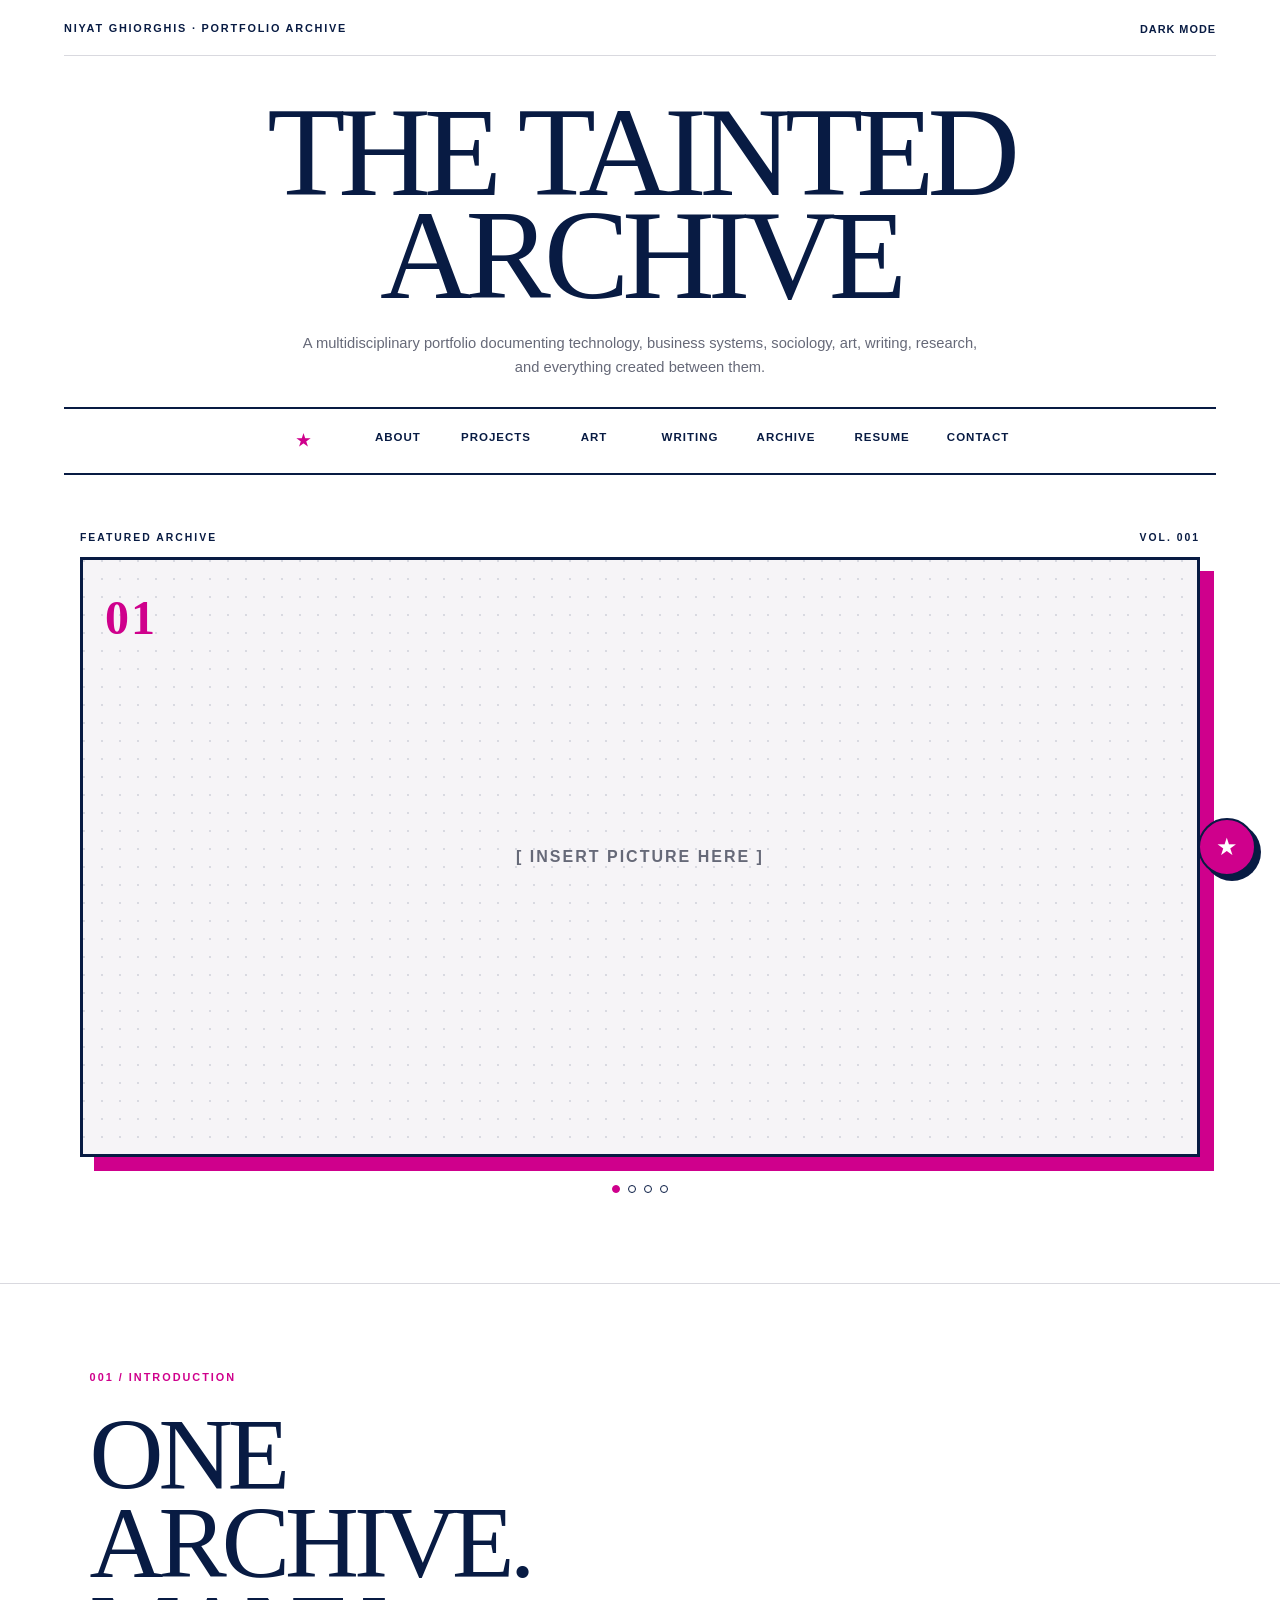
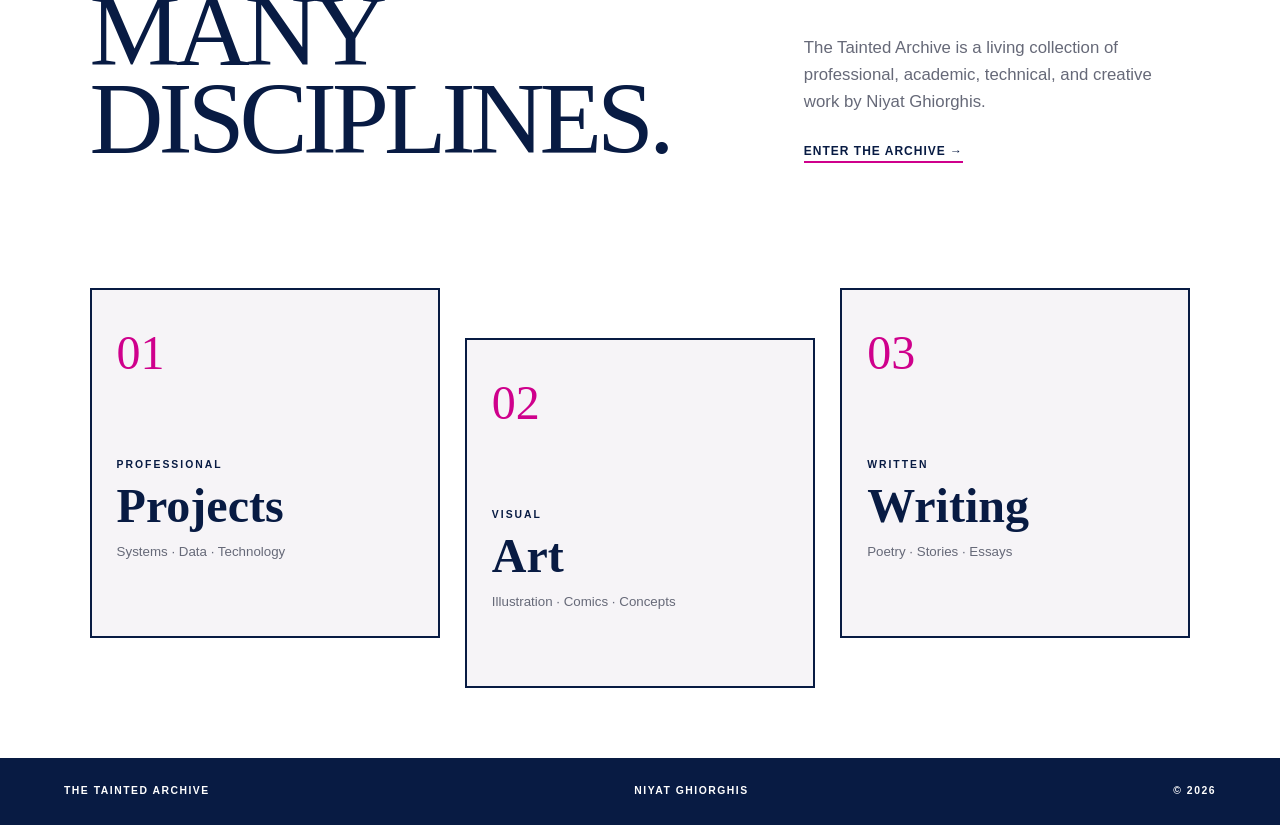
<file: index.html>
<!DOCTYPE html>
<html lang="en" data-theme="light">

<head>
  <meta charset="UTF-8">
  <meta name="viewport" content="width=device-width, initial-scale=1.0">

  <title>The Tainted Archive | Home</title>

  <link rel="stylesheet" href="styles.css">
</head>

<body>

<header class="site-header">

  <div class="utility-row">
    <p>NIYAT GHIORGHIS · PORTFOLIO ARCHIVE</p>

    <button class="theme-toggle" id="themeToggle">
      DARK MODE
    </button>
  </div>

  <div class="masthead">
    <h1>The Tainted Archive</h1>

    <p class="site-summary">
      A multidisciplinary portfolio documenting technology, business systems,
      sociology, art, writing, research, and everything created between them.
    </p>
  </div>

  <nav class="nav-tabs">
    <a href="index.html" class="nav-item active">Home</a>
    <a href="about.html" class="nav-item">About</a>
    <a href="projects.html" class="nav-item">Projects</a>
    <a href="art.html" class="nav-item">Art</a>
    <a href="writing.html" class="nav-item">Writing</a>
    <a href="archive.html" class="nav-item">Archive</a>
    <a href="resume.html" class="nav-item">Resume</a>
    <a href="contact.html" class="nav-item">Contact</a>
  </nav>

</header>


<main>

  <!-- FEATURED SLIDESHOW -->

  <section class="home-feature">

    <div class="feature-label">
      <span>FEATURED ARCHIVE</span>
      <span>VOL. 001</span>
    </div>

    <div class="slideshow">

      <div class="slide active">
        <span class="slide-number">01</span>
        <p>[ INSERT PICTURE HERE ]</p>
      </div>

      <div class="slide">
        <span class="slide-number">02</span>
        <p>[ INSERT PICTURE HERE ]</p>
      </div>

      <div class="slide">
        <span class="slide-number">03</span>
        <p>[ INSERT PICTURE HERE ]</p>
      </div>

      <div class="slide">
        <span class="slide-number">04</span>
        <p>[ INSERT PICTURE HERE ]</p>
      </div>

    </div>

    <div class="slide-dots" id="slideDots"></div>

  </section>


  <!-- INTRODUCTION -->

  <section class="editorial-intro">

    <p class="section-index">001 / INTRODUCTION</p>

    <div class="editorial-intro-grid">

      <h2>
        ONE ARCHIVE.<br>
        MANY DISCIPLINES.
      </h2>

      <div>
        <p>
          The Tainted Archive is a living collection of professional,
          academic, technical, and creative work by Niyat Ghiorghis.
        </p>

        <a href="about.html" class="text-link">
          ENTER THE ARCHIVE →
        </a>
      </div>

    </div>

  </section>


  <!-- QUICK ENTRY POINTS -->

  <section class="archive-preview">

    <a href="projects.html" class="archive-preview-card">
      <span>01</span>
      <p>PROFESSIONAL</p>
      <h3>Projects</h3>
      <small>Systems · Data · Technology</small>
    </a>

    <a href="art.html" class="archive-preview-card offset-card">
      <span>02</span>
      <p>VISUAL</p>
      <h3>Art</h3>
      <small>Illustration · Comics · Concepts</small>
    </a>

    <a href="writing.html" class="archive-preview-card">
      <span>03</span>
      <p>WRITTEN</p>
      <h3>Writing</h3>
      <small>Poetry · Stories · Essays</small>
    </a>

  </section>

</main>


<!-- ARCHIVE ASSISTANT -->

<div class="chatbot">

  <button
    class="chatbot-launch"
    id="chatbotButton"
    aria-label="Open Archive Assistant"
  >
    ★
  </button>

  <div class="chatbot-window" id="chatbotWindow">

    <div class="chatbot-header">
      <div>
        <small>TAINTED ARCHIVE</small>
        <h3>Archive Assistant</h3>
      </div>

      <button id="closeChat" aria-label="Close chat">
        ×
      </button>
    </div>

    <div class="chatbot-messages" id="chatMessages">

      <div class="bot-message">
        Welcome to The Tainted Archive. Want to do a quick wellness
        check or leave some feedback about the site?
      </div>

    </div>

    <div class="chatbot-options" id="chatOptions">

      <button data-chat="wellness">
        WELLNESS CHECK
      </button>

      <button data-chat="suggestion">
        WEBSITE SUGGESTION
      </button>

    </div>

  </div>

</div>


<footer class="site-footer">

  <span>THE TAINTED ARCHIVE</span>
  <span>NIYAT GHIORGHIS</span>
  <span>© 2026</span>

</footer>


<script src="script.js"></script>

</body>
</html>
</file>
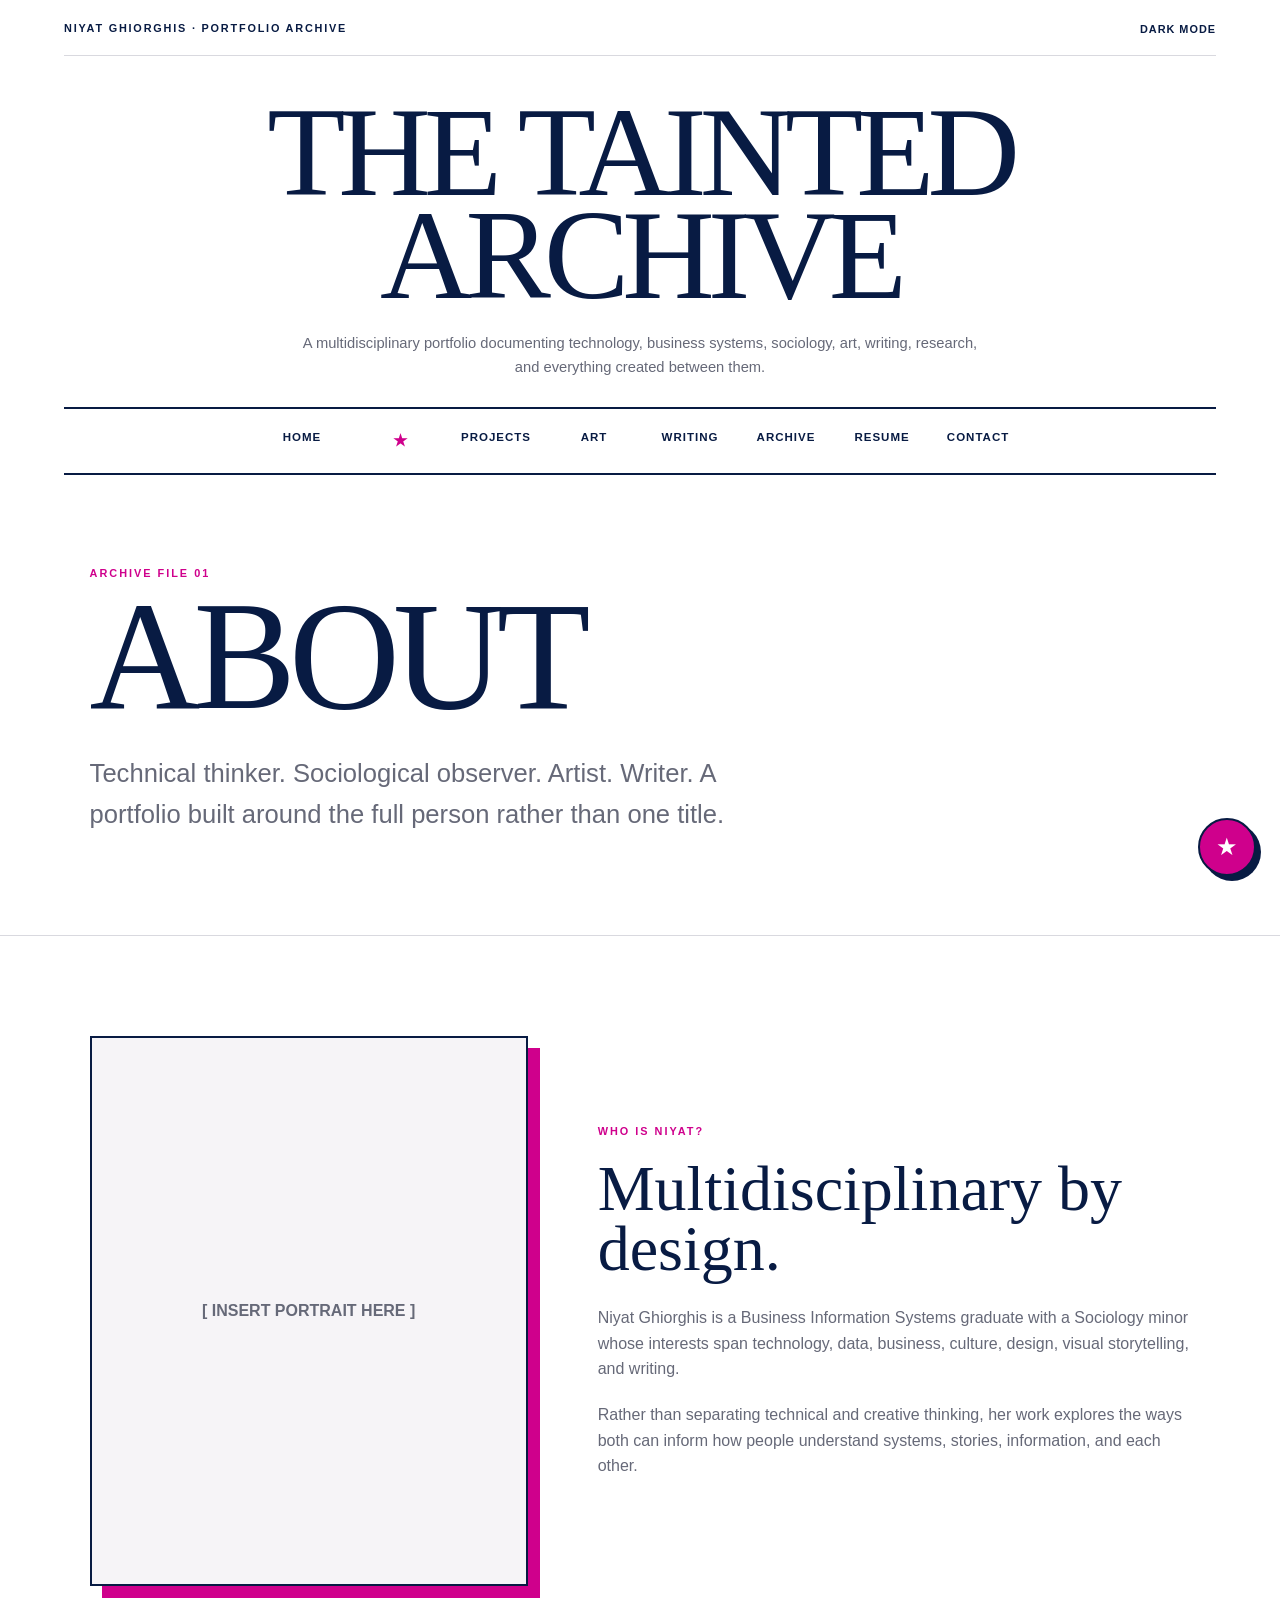
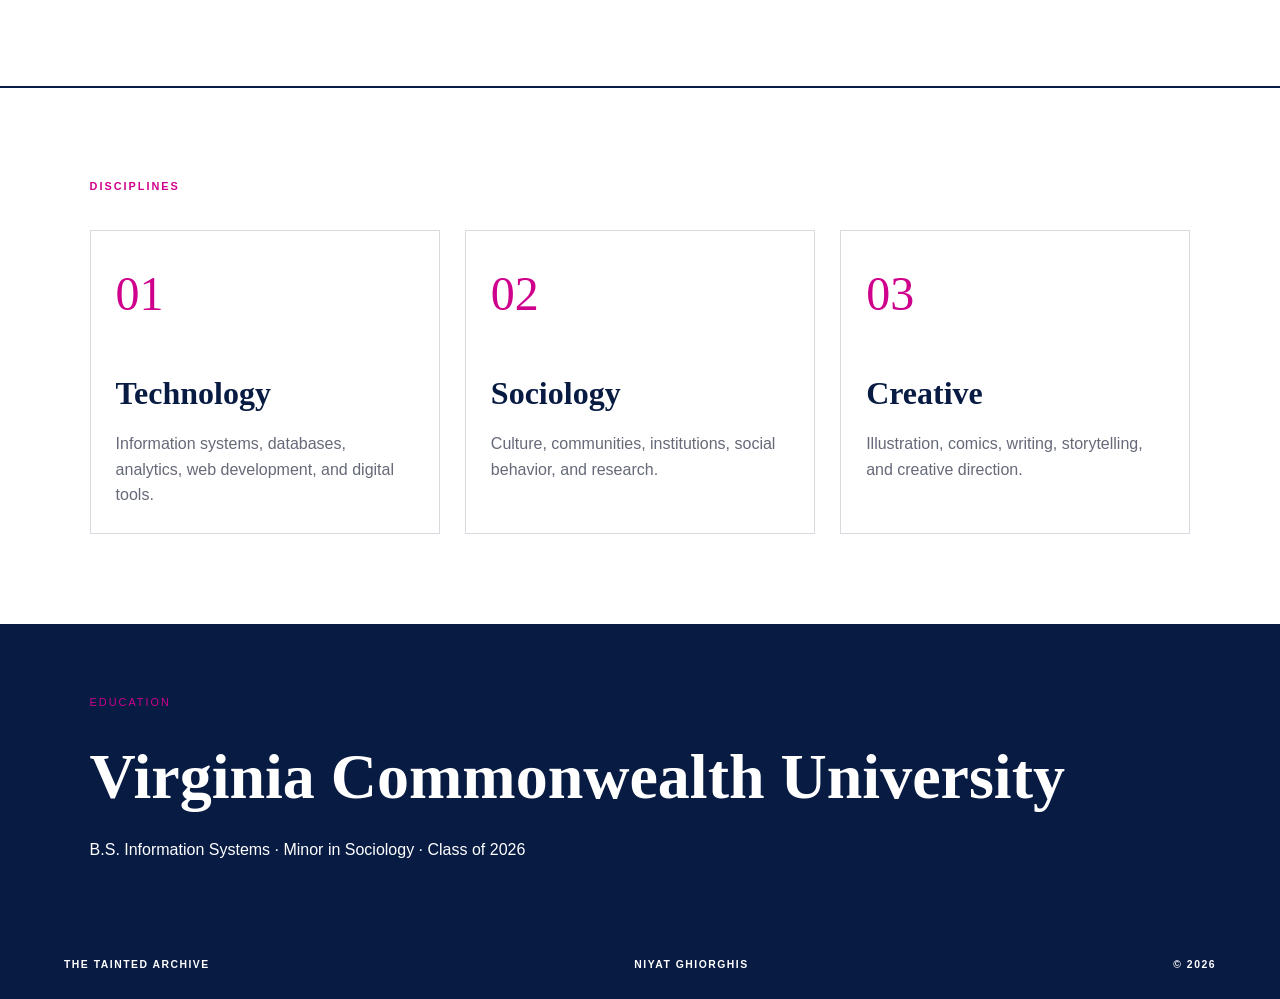
<file: about.html>
<!DOCTYPE html>
<html lang="en" data-theme="light">

<head>
  <meta charset="UTF-8">
  <meta name="viewport" content="width=device-width, initial-scale=1.0">

  <title>The Tainted Archive | About</title>

  <link rel="stylesheet" href="styles.css">
</head>

<body>

<header class="site-header">

  <div class="utility-row">
    <p>NIYAT GHIORGHIS · PORTFOLIO ARCHIVE</p>
    <button class="theme-toggle" id="themeToggle">DARK MODE</button>
  </div>

  <div class="masthead">
    <h1>The Tainted Archive</h1>

    <p class="site-summary">
      A multidisciplinary portfolio documenting technology, business systems,
      sociology, art, writing, research, and everything created between them.
    </p>
  </div>

  <nav class="nav-tabs">
    <a href="index.html" class="nav-item">Home</a>
    <a href="about.html" class="nav-item active">About</a>
    <a href="projects.html" class="nav-item">Projects</a>
    <a href="art.html" class="nav-item">Art</a>
    <a href="writing.html" class="nav-item">Writing</a>
    <a href="archive.html" class="nav-item">Archive</a>
    <a href="resume.html" class="nav-item">Resume</a>
    <a href="contact.html" class="nav-item">Contact</a>
  </nav>

</header>


<main class="inner-page">

  <section class="page-hero">

    <p class="section-index">ARCHIVE FILE 01</p>

    <h2>ABOUT</h2>

    <p class="page-deck">
      Technical thinker. Sociological observer. Artist. Writer.
      A portfolio built around the full person rather than one title.
    </p>

  </section>


  <section class="profile-layout">

    <div class="portrait-placeholder">
      [ INSERT PORTRAIT HERE ]
    </div>

    <div class="profile-copy">

      <p class="eyebrow">WHO IS NIYAT?</p>

      <h3>Multidisciplinary by design.</h3>

      <p>
        Niyat Ghiorghis is a Business Information Systems graduate with
        a Sociology minor whose interests span technology, data, business,
        culture, design, visual storytelling, and writing.
      </p>

      <p>
        Rather than separating technical and creative thinking, her work
        explores the ways both can inform how people understand systems,
        stories, information, and each other.
      </p>

    </div>

  </section>


  <section class="discipline-section">

    <p class="section-index">DISCIPLINES</p>

    <div class="discipline-grid">

      <article>
        <span>01</span>
        <h3>Technology</h3>
        <p>
          Information systems, databases, analytics,
          web development, and digital tools.
        </p>
      </article>

      <article>
        <span>02</span>
        <h3>Sociology</h3>
        <p>
          Culture, communities, institutions,
          social behavior, and research.
        </p>
      </article>

      <article>
        <span>03</span>
        <h3>Creative</h3>
        <p>
          Illustration, comics, writing,
          storytelling, and creative direction.
        </p>
      </article>

    </div>

  </section>


  <section class="education-strip">

    <p>EDUCATION</p>

    <h3>Virginia Commonwealth University</h3>

    <span>
      B.S. Information Systems · Minor in Sociology · Class of 2026
    </span>

  </section>

</main>


<div class="chatbot">
  <button class="chatbot-launch" id="chatbotButton">★</button>

  <div class="chatbot-window" id="chatbotWindow">

    <div class="chatbot-header">
      <div>
        <small>TAINTED ARCHIVE</small>
        <h3>Archive Assistant</h3>
      </div>
      <button id="closeChat">×</button>
    </div>

    <div class="chatbot-messages" id="chatMessages">
      <div class="bot-message">
        Want to do a quick wellness check or leave some feedback about the site?
      </div>
    </div>

    <div class="chatbot-options" id="chatOptions">
      <button data-chat="wellness">WELLNESS CHECK</button>
      <button data-chat="suggestion">WEBSITE SUGGESTION</button>
    </div>

  </div>
</div>


<footer class="site-footer">
  <span>THE TAINTED ARCHIVE</span>
  <span>NIYAT GHIORGHIS</span>
  <span>© 2026</span>
</footer>

<script src="script.js"></script>

</body>
</html>
</file>
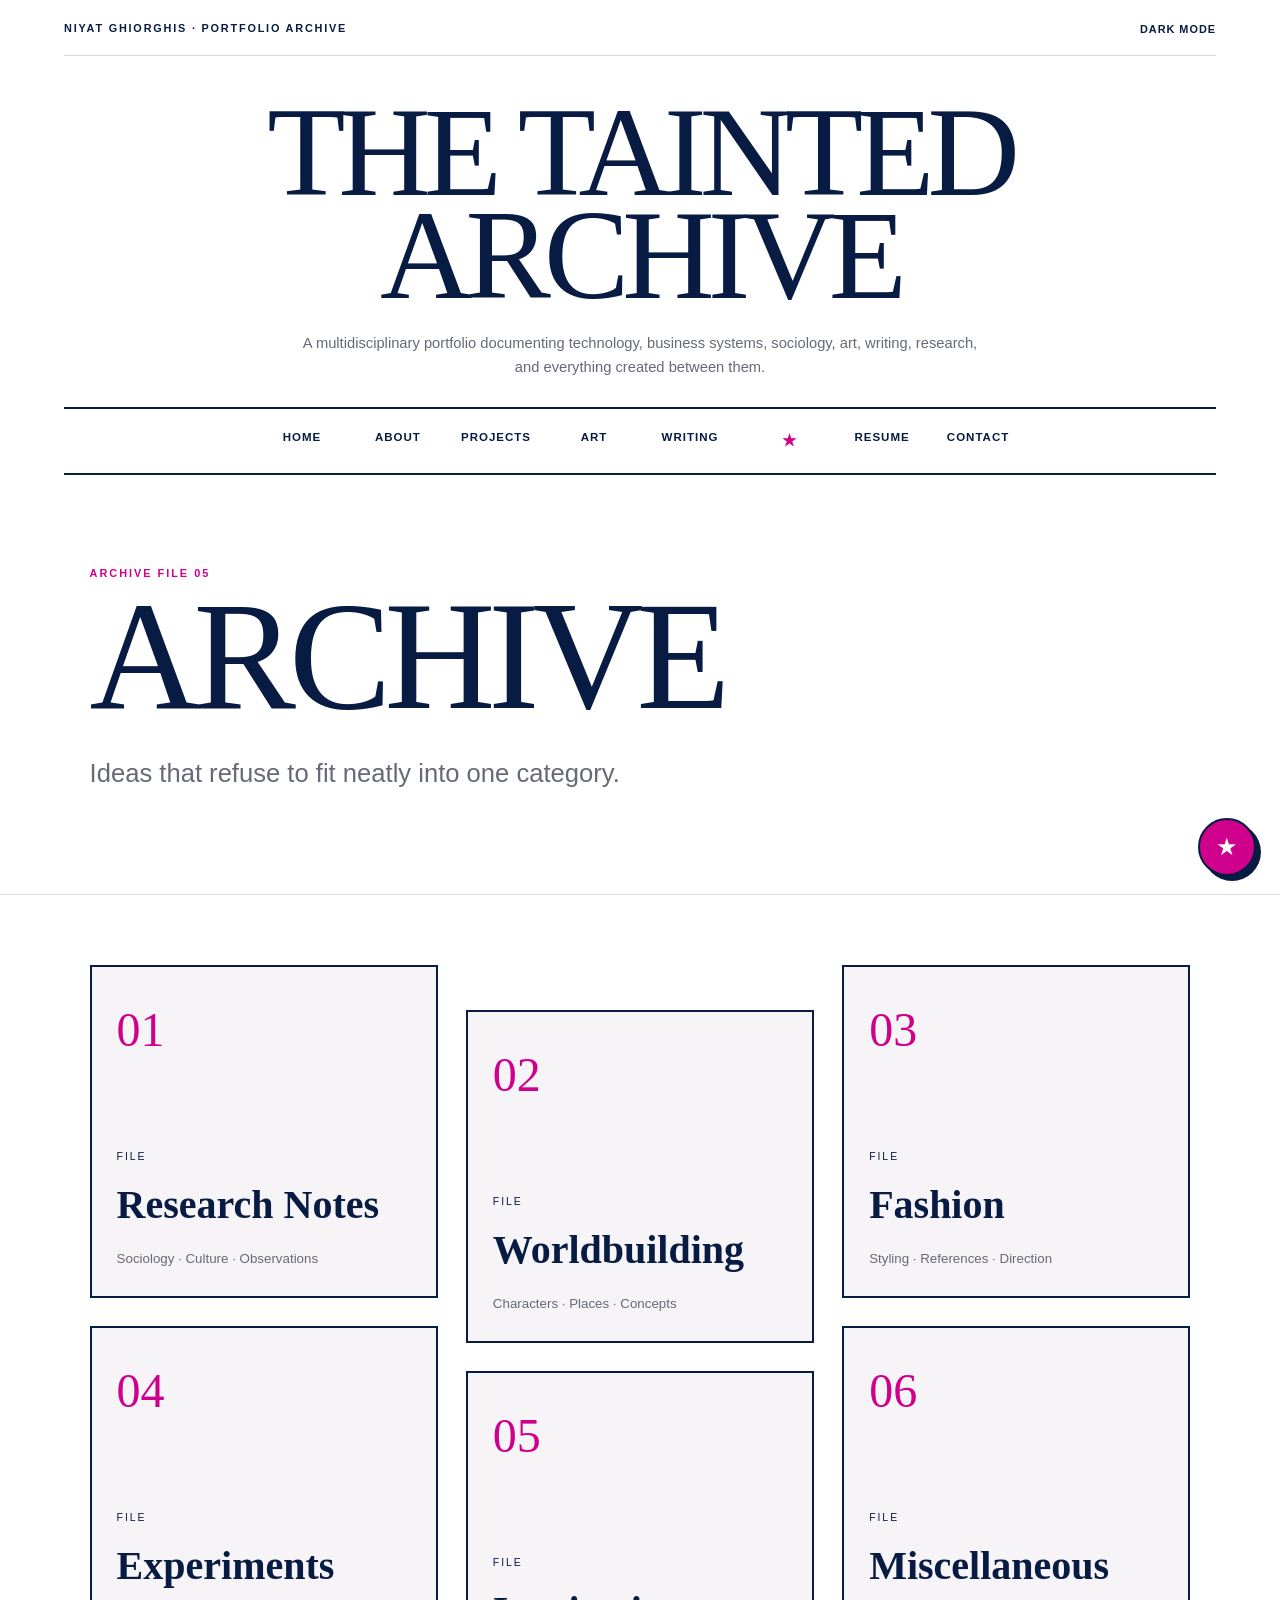
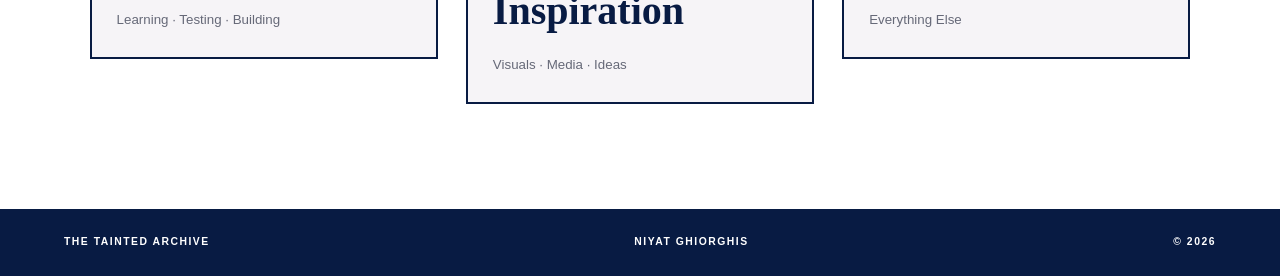
<file: archive.html>
<!DOCTYPE html>
<html lang="en" data-theme="light">

<head>
  <meta charset="UTF-8">
  <meta name="viewport" content="width=device-width, initial-scale=1.0">

  <title>The Tainted Archive | Archive</title>

  <link rel="stylesheet" href="styles.css">
</head>

<body>

<header class="site-header">

  <div class="utility-row">
    <p>NIYAT GHIORGHIS · PORTFOLIO ARCHIVE</p>
    <button class="theme-toggle" id="themeToggle">DARK MODE</button>
  </div>

  <div class="masthead">
    <h1>The Tainted Archive</h1>

    <p class="site-summary">
      A multidisciplinary portfolio documenting technology, business systems,
      sociology, art, writing, research, and everything created between them.
    </p>
  </div>

  <nav class="nav-tabs">
    <a href="index.html" class="nav-item">Home</a>
    <a href="about.html" class="nav-item">About</a>
    <a href="projects.html" class="nav-item">Projects</a>
    <a href="art.html" class="nav-item">Art</a>
    <a href="writing.html" class="nav-item">Writing</a>
    <a href="archive.html" class="nav-item active">Archive</a>
    <a href="resume.html" class="nav-item">Resume</a>
    <a href="contact.html" class="nav-item">Contact</a>
  </nav>

</header>


<main class="inner-page">

<section class="page-hero">

  <p class="section-index">ARCHIVE FILE 05</p>

  <h2>ARCHIVE</h2>

  <p class="page-deck">
    Ideas that refuse to fit neatly into one category.
  </p>

</section>


<section class="archive-grid">

  <article class="archive-folder">
    <span>01</span>
    <p>FILE</p>
    <h3>Research Notes</h3>
    <small>Sociology · Culture · Observations</small>
  </article>

  <article class="archive-folder raised-folder">
    <span>02</span>
    <p>FILE</p>
    <h3>Worldbuilding</h3>
    <small>Characters · Places · Concepts</small>
  </article>

  <article class="archive-folder">
    <span>03</span>
    <p>FILE</p>
    <h3>Fashion</h3>
    <small>Styling · References · Direction</small>
  </article>

  <article class="archive-folder">
    <span>04</span>
    <p>FILE</p>
    <h3>Experiments</h3>
    <small>Learning · Testing · Building</small>
  </article>

  <article class="archive-folder raised-folder">
    <span>05</span>
    <p>FILE</p>
    <h3>Inspiration</h3>
    <small>Visuals · Media · Ideas</small>
  </article>

  <article class="archive-folder">
    <span>06</span>
    <p>FILE</p>
    <h3>Miscellaneous</h3>
    <small>Everything Else</small>
  </article>

</section>

</main>


<div class="chatbot">
  <button class="chatbot-launch" id="chatbotButton">★</button>

  <div class="chatbot-window" id="chatbotWindow">

    <div class="chatbot-header">
      <div>
        <small>TAINTED ARCHIVE</small>
        <h3>Archive Assistant</h3>
      </div>
      <button id="closeChat">×</button>
    </div>

    <div class="chatbot-messages" id="chatMessages">
      <div class="bot-message">
        Want to do a quick wellness check or leave some feedback about the site?
      </div>
    </div>

    <div class="chatbot-options" id="chatOptions">
      <button data-chat="wellness">WELLNESS CHECK</button>
      <button data-chat="suggestion">WEBSITE SUGGESTION</button>
    </div>

  </div>
</div>


<footer class="site-footer">
  <span>THE TAINTED ARCHIVE</span>
  <span>NIYAT GHIORGHIS</span>
  <span>© 2026</span>
</footer>

<script src="script.js"></script>

</body>
</html>
</file>
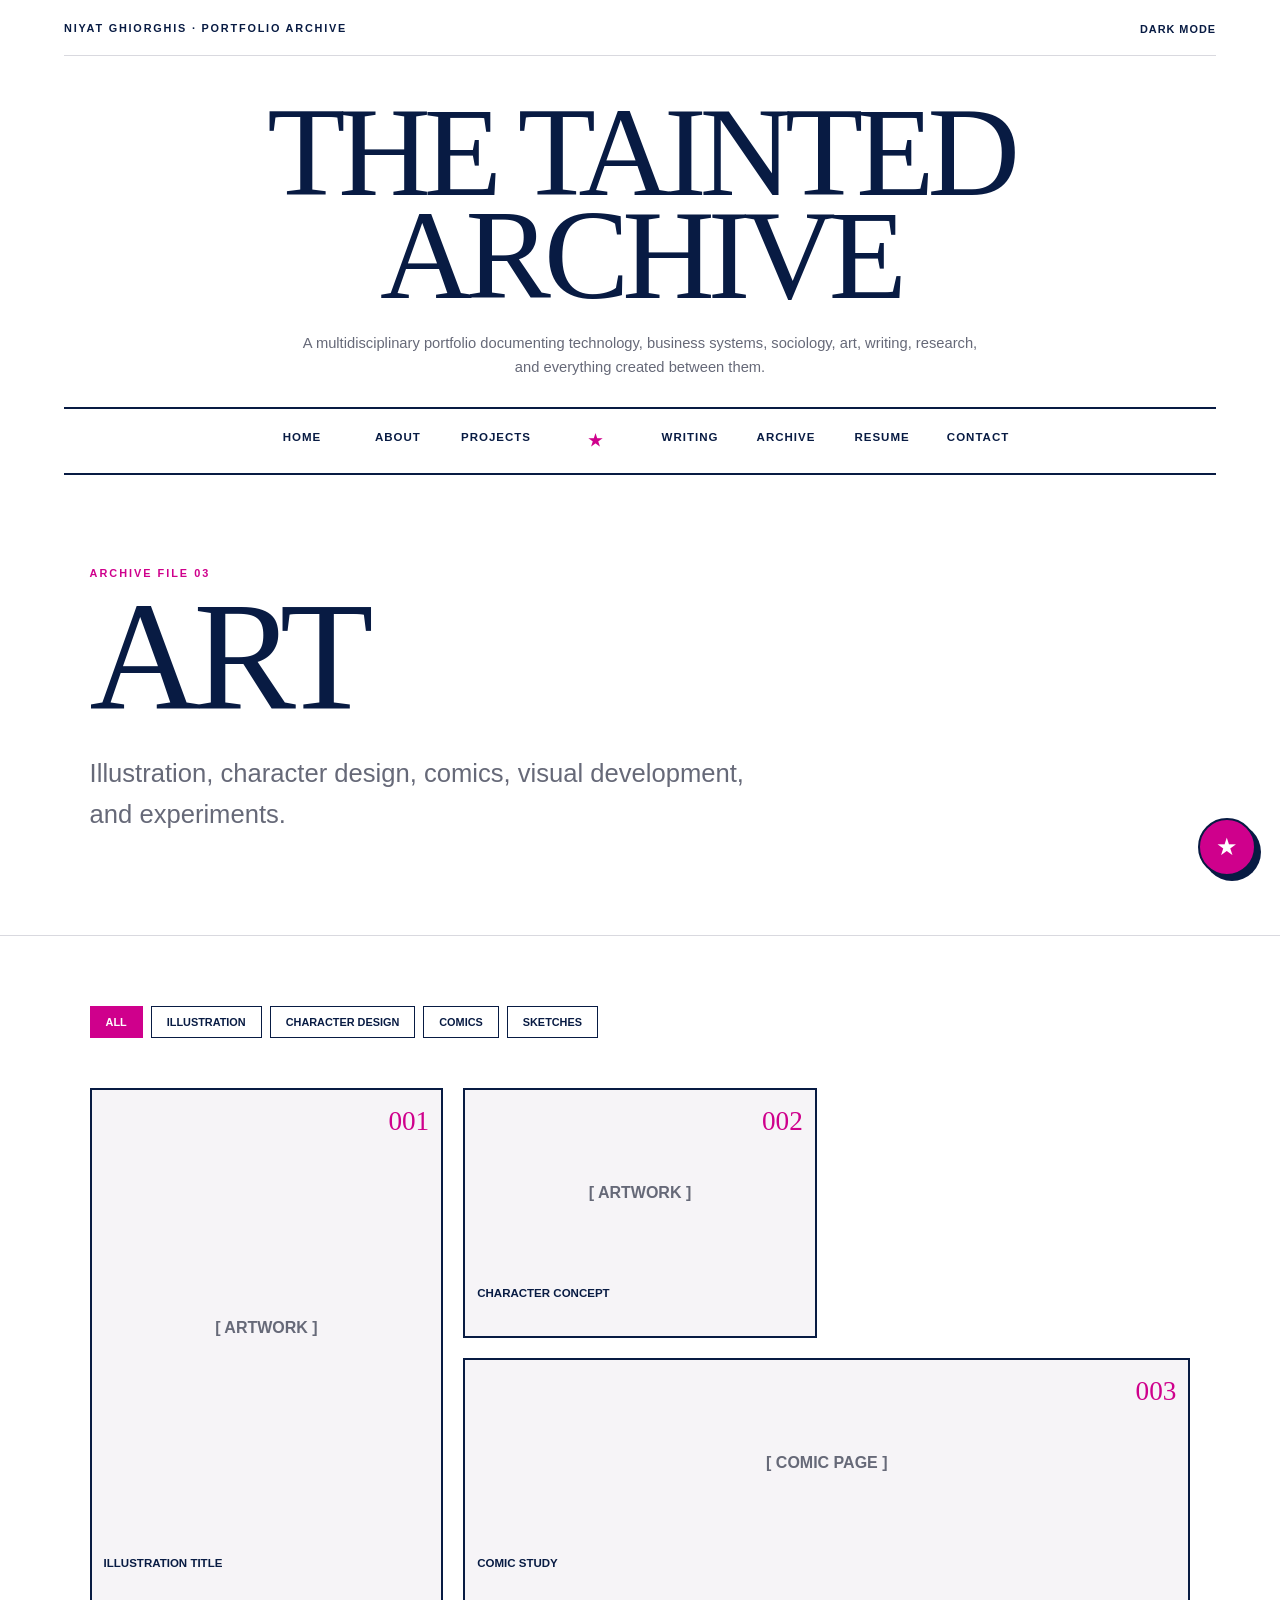
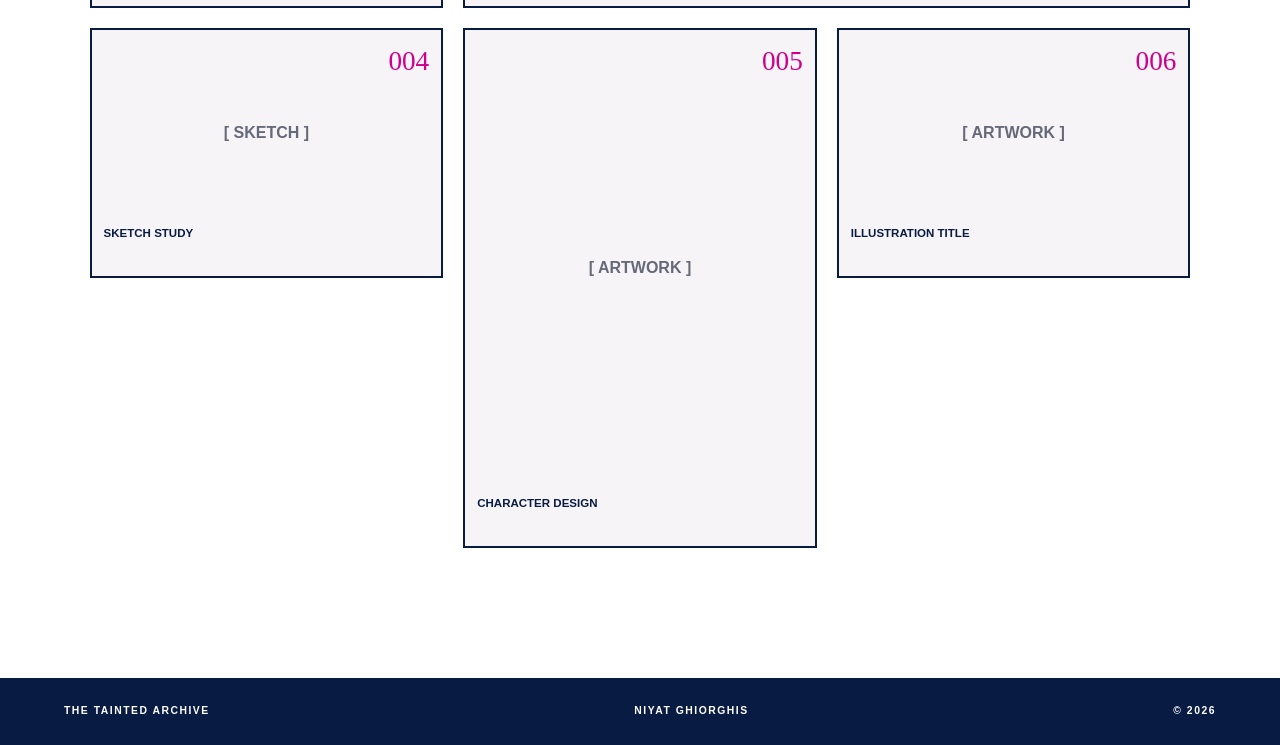
<file: art.html>
<!DOCTYPE html>
<html lang="en" data-theme="light">

<head>
  <meta charset="UTF-8">
  <meta name="viewport" content="width=device-width, initial-scale=1.0">

  <title>The Tainted Archive | Art</title>

  <link rel="stylesheet" href="styles.css">
</head>

<body>

<header class="site-header">

  <div class="utility-row">
    <p>NIYAT GHIORGHIS · PORTFOLIO ARCHIVE</p>
    <button class="theme-toggle" id="themeToggle">DARK MODE</button>
  </div>

  <div class="masthead">
    <h1>The Tainted Archive</h1>

    <p class="site-summary">
      A multidisciplinary portfolio documenting technology, business systems,
      sociology, art, writing, research, and everything created between them.
    </p>
  </div>

  <nav class="nav-tabs">
    <a href="index.html" class="nav-item">Home</a>
    <a href="about.html" class="nav-item">About</a>
    <a href="projects.html" class="nav-item">Projects</a>
    <a href="art.html" class="nav-item active">Art</a>
    <a href="writing.html" class="nav-item">Writing</a>
    <a href="archive.html" class="nav-item">Archive</a>
    <a href="resume.html" class="nav-item">Resume</a>
    <a href="contact.html" class="nav-item">Contact</a>
  </nav>

</header>


<main class="inner-page">

<section class="page-hero">

  <p class="section-index">ARCHIVE FILE 03</p>

  <h2>ART</h2>

  <p class="page-deck">
    Illustration, character design, comics,
    visual development, and experiments.
  </p>

</section>


<section class="art-section">

  <div class="filter-bar">

    <button class="filter-button active-filter" data-filter="all">ALL</button>
    <button class="filter-button" data-filter="illustration">ILLUSTRATION</button>
    <button class="filter-button" data-filter="character">CHARACTER DESIGN</button>
    <button class="filter-button" data-filter="comic">COMICS</button>
    <button class="filter-button" data-filter="sketch">SKETCHES</button>

  </div>


  <div class="fashion-gallery">

    <article class="art-piece tall-piece" data-category="illustration">
      <span>001</span>
      <div>[ ARTWORK ]</div>
      <p>Illustration Title</p>
    </article>

    <article class="art-piece" data-category="character">
      <span>002</span>
      <div>[ ARTWORK ]</div>
      <p>Character Concept</p>
    </article>

    <article class="art-piece wide-piece" data-category="comic">
      <span>003</span>
      <div>[ COMIC PAGE ]</div>
      <p>Comic Study</p>
    </article>

    <article class="art-piece" data-category="sketch">
      <span>004</span>
      <div>[ SKETCH ]</div>
      <p>Sketch Study</p>
    </article>

    <article class="art-piece tall-piece" data-category="character">
      <span>005</span>
      <div>[ ARTWORK ]</div>
      <p>Character Design</p>
    </article>

    <article class="art-piece" data-category="illustration">
      <span>006</span>
      <div>[ ARTWORK ]</div>
      <p>Illustration Title</p>
    </article>

  </div>

</section>

</main>


<div class="chatbot">
  <button class="chatbot-launch" id="chatbotButton">★</button>

  <div class="chatbot-window" id="chatbotWindow">

    <div class="chatbot-header">
      <div>
        <small>TAINTED ARCHIVE</small>
        <h3>Archive Assistant</h3>
      </div>
      <button id="closeChat">×</button>
    </div>

    <div class="chatbot-messages" id="chatMessages">
      <div class="bot-message">
        Want to do a quick wellness check or leave some feedback about the site?
      </div>
    </div>

    <div class="chatbot-options" id="chatOptions">
      <button data-chat="wellness">WELLNESS CHECK</button>
      <button data-chat="suggestion">WEBSITE SUGGESTION</button>
    </div>

  </div>
</div>


<footer class="site-footer">
  <span>THE TAINTED ARCHIVE</span>
  <span>NIYAT GHIORGHIS</span>
  <span>© 2026</span>
</footer>

<script src="script.js"></script>

</body>
</html>
</file>
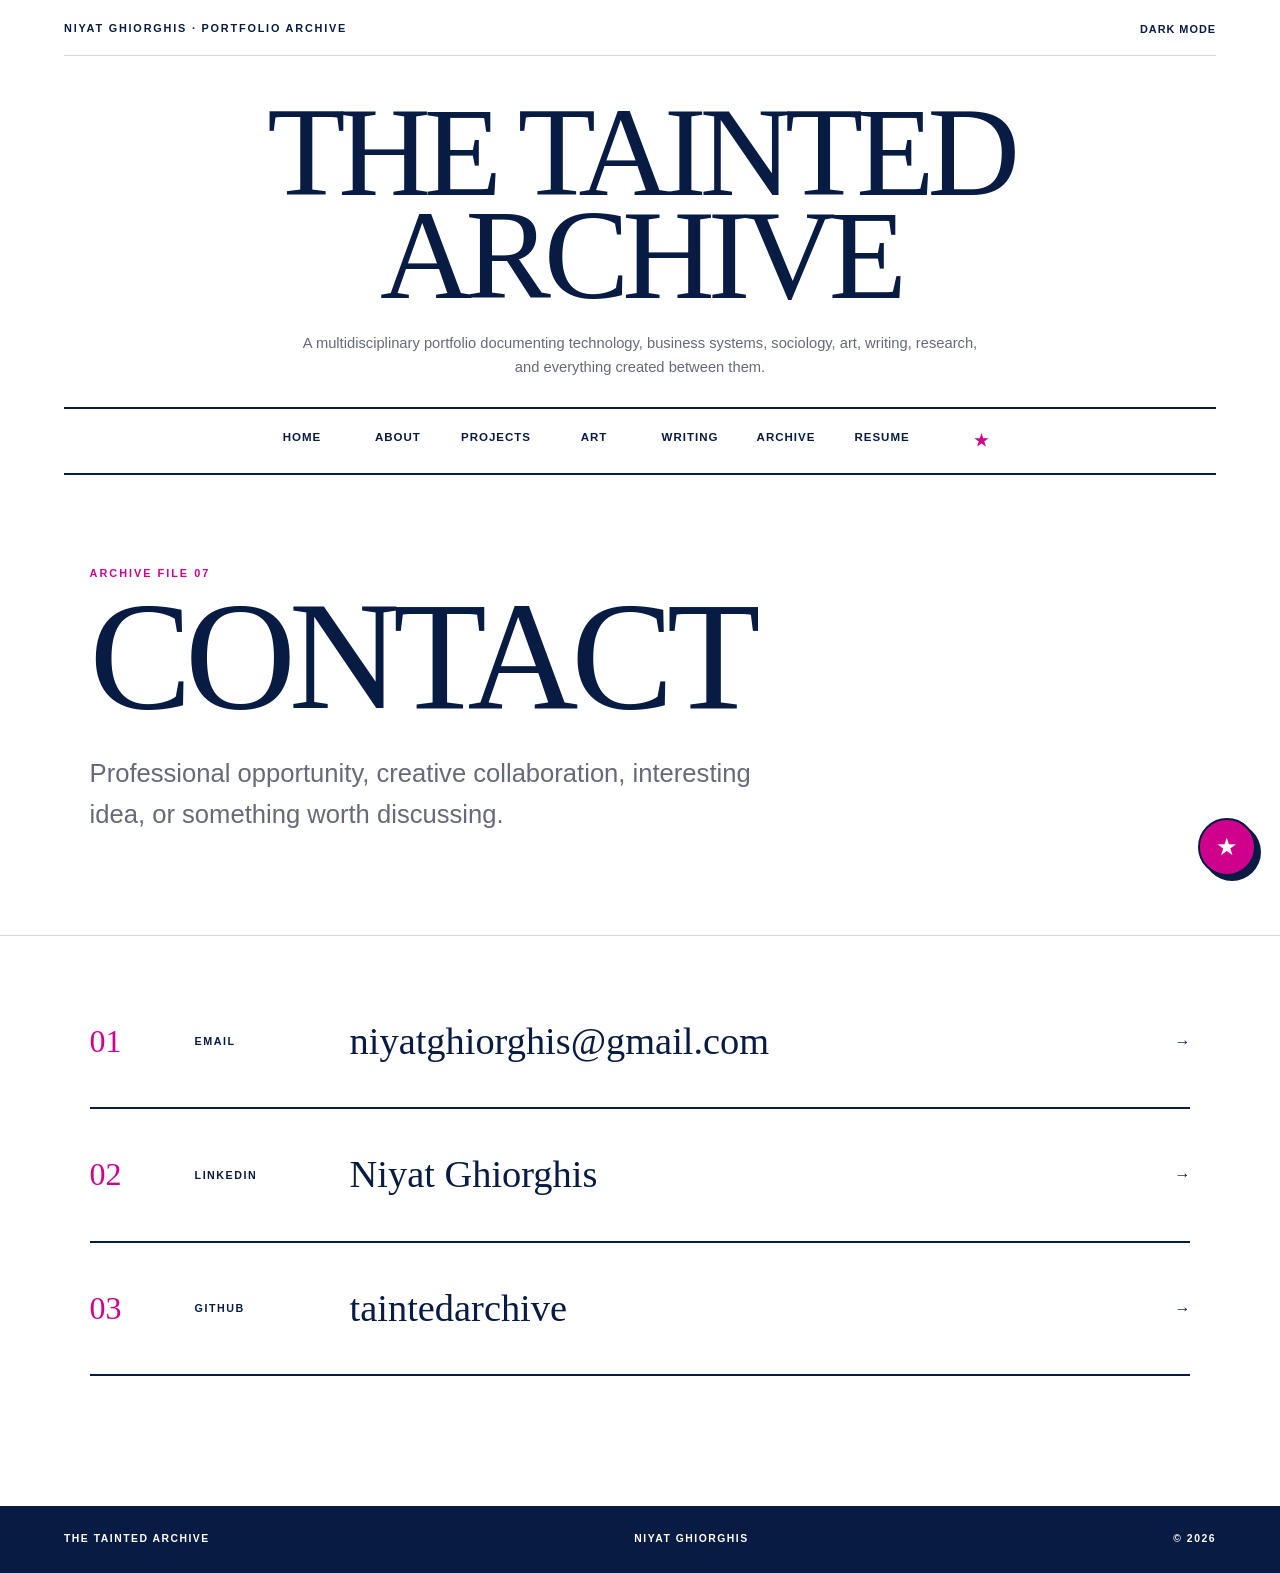
<file: contact.html>
<!DOCTYPE html>
<html lang="en" data-theme="light">

<head>
  <meta charset="UTF-8">
  <meta name="viewport" content="width=device-width, initial-scale=1.0">

  <title>The Tainted Archive | Contact</title>

  <link rel="stylesheet" href="styles.css">
</head>

<body>

<header class="site-header">

  <div class="utility-row">
    <p>NIYAT GHIORGHIS · PORTFOLIO ARCHIVE</p>
    <button class="theme-toggle" id="themeToggle">DARK MODE</button>
  </div>

  <div class="masthead">
    <h1>The Tainted Archive</h1>

    <p class="site-summary">
      A multidisciplinary portfolio documenting technology, business systems,
      sociology, art, writing, research, and everything created between them.
    </p>
  </div>

  <nav class="nav-tabs">
    <a href="index.html" class="nav-item">Home</a>
    <a href="about.html" class="nav-item">About</a>
    <a href="projects.html" class="nav-item">Projects</a>
    <a href="art.html" class="nav-item">Art</a>
    <a href="writing.html" class="nav-item">Writing</a>
    <a href="archive.html" class="nav-item">Archive</a>
    <a href="resume.html" class="nav-item">Resume</a>
    <a href="contact.html" class="nav-item active">Contact</a>
  </nav>

</header>


<main class="inner-page">

<section class="page-hero">

  <p class="section-index">ARCHIVE FILE 07</p>

  <h2>CONTACT</h2>

  <p class="page-deck">
    Professional opportunity, creative collaboration,
    interesting idea, or something worth discussing.
  </p>

</section>


<section class="contact-editorial">

  <a href="mailto:niyatghiorghis@gmail.com" class="contact-row">
    <span>01</span>
    <p>EMAIL</p>
    <h3>niyatghiorghis@gmail.com</h3>
    <strong>→</strong>
  </a>

  <div class="contact-row">
    <span>02</span>
    <p>LINKEDIN</p>
    <h3>Niyat Ghiorghis</h3>
    <strong>→</strong>
  </div>

  <div class="contact-row">
    <span>03</span>
    <p>GITHUB</p>
    <h3>taintedarchive</h3>
    <strong>→</strong>
  </div>

</section>

</main>


<div class="chatbot">
  <button class="chatbot-launch" id="chatbotButton">★</button>

  <div class="chatbot-window" id="chatbotWindow">

    <div class="chatbot-header">
      <div>
        <small>TAINTED ARCHIVE</small>
        <h3>Archive Assistant</h3>
      </div>
      <button id="closeChat">×</button>
    </div>

    <div class="chatbot-messages" id="chatMessages">
      <div class="bot-message">
        Want to do a quick wellness check or leave some feedback about the site?
      </div>
    </div>

    <div class="chatbot-options" id="chatOptions">
      <button data-chat="wellness">WELLNESS CHECK</button>
      <button data-chat="suggestion">WEBSITE SUGGESTION</button>
    </div>

  </div>
</div>


<footer class="site-footer">
  <span>THE TAINTED ARCHIVE</span>
  <span>NIYAT GHIORGHIS</span>
  <span>© 2026</span>
</footer>

<script src="script.js"></script>

</body>
</html>
</file>
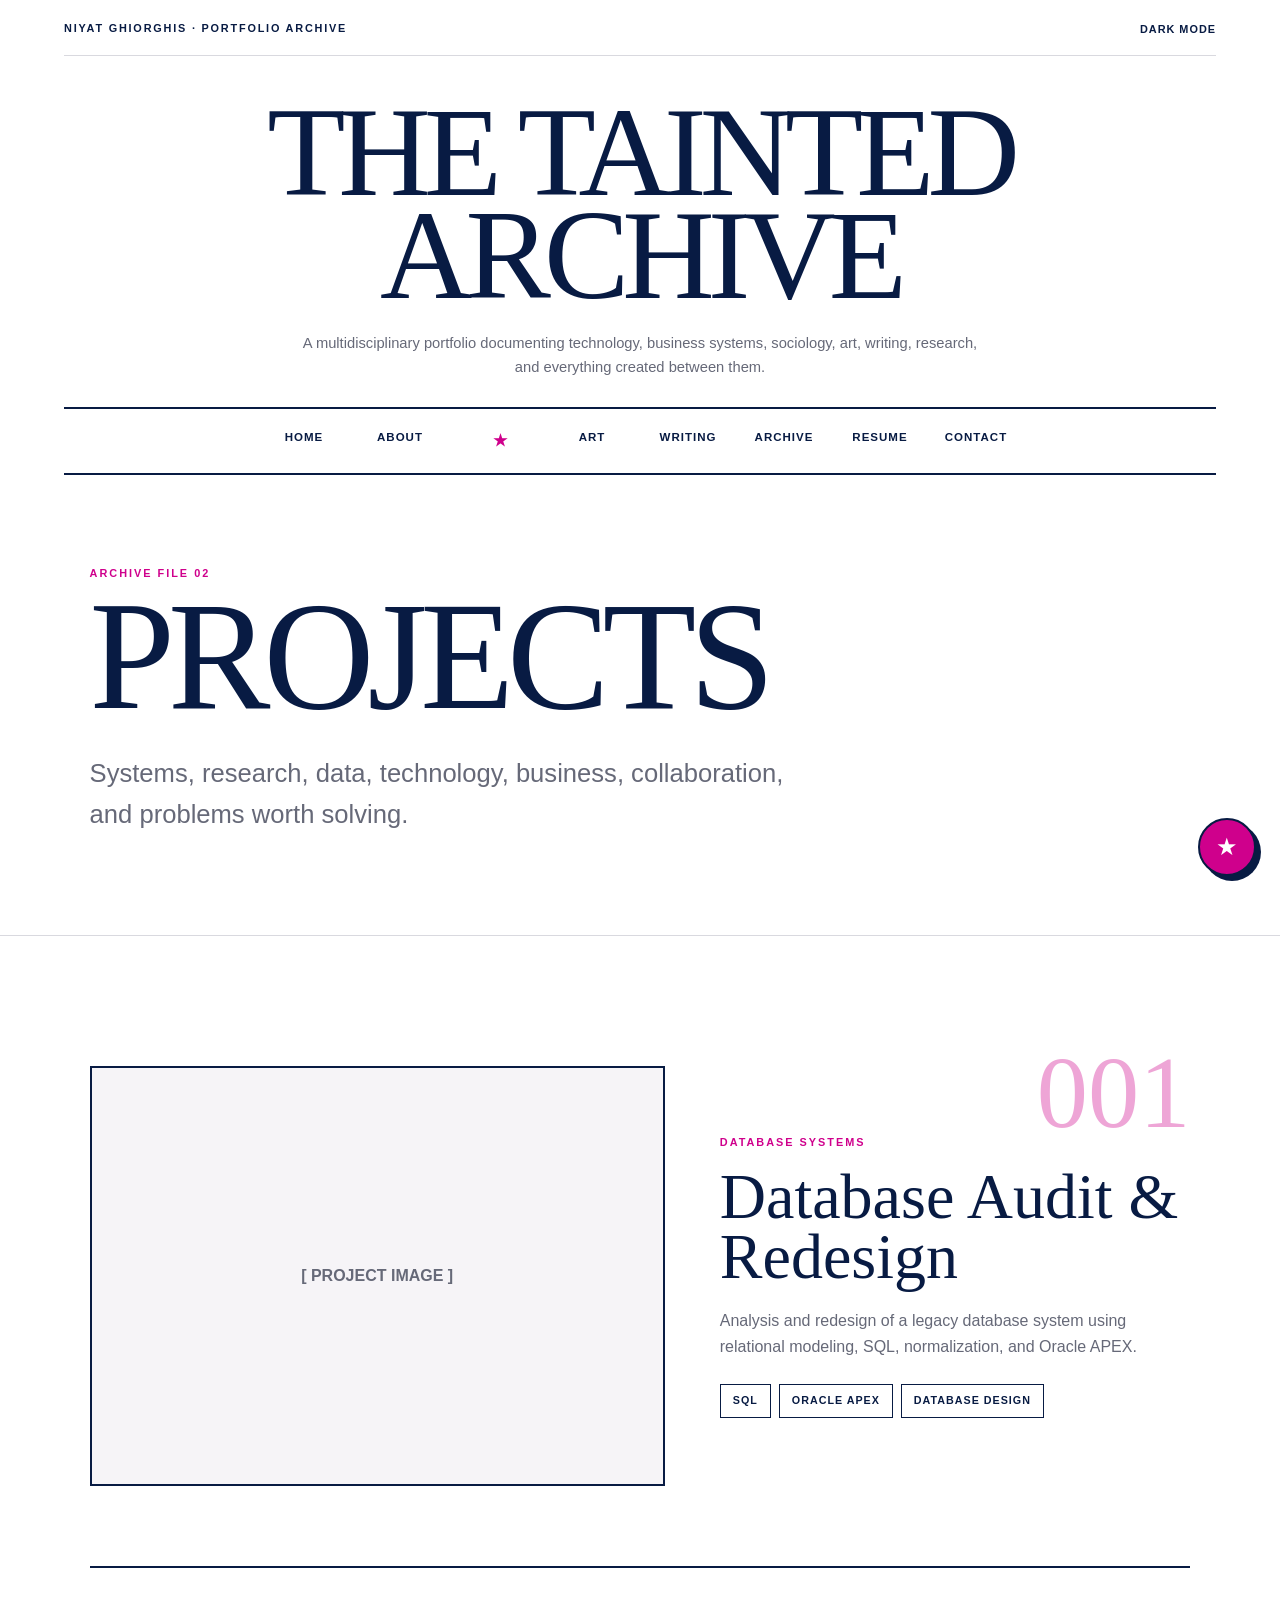
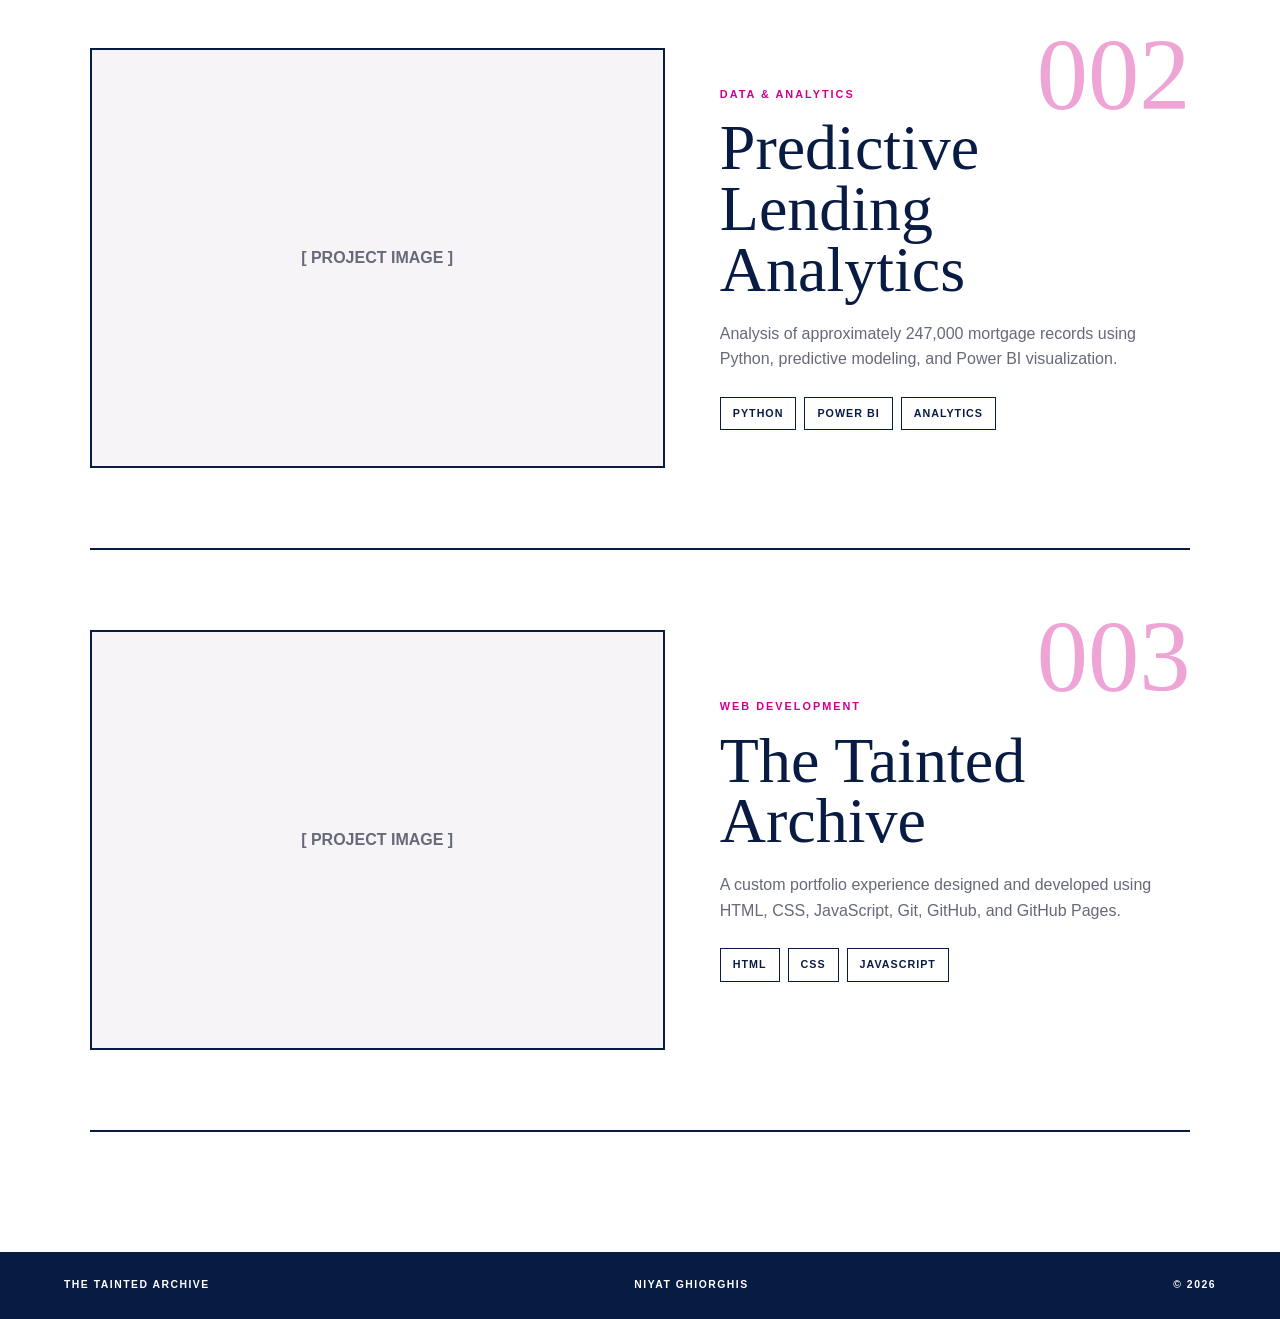
<file: projects.html>
<!DOCTYPE html>
<html lang="en" data-theme="light">

<head>
  <meta charset="UTF-8">
  <meta name="viewport" content="width=device-width, initial-scale=1.0">

  <title>The Tainted Archive | Projects</title>

  <link rel="stylesheet" href="styles.css">
</head>

<body>

<header class="site-header">

  <div class="utility-row">
    <p>NIYAT GHIORGHIS · PORTFOLIO ARCHIVE</p>
    <button class="theme-toggle" id="themeToggle">DARK MODE</button>
  </div>

  <div class="masthead">

    <h1>The Tainted Archive</h1>

    <p class="site-summary">
      A multidisciplinary portfolio documenting technology, business systems,
      sociology, art, writing, research, and everything created between them.
    </p>

  </div>

  <nav class="nav-tabs">
    <a href="index.html" class="nav-item">Home</a>
    <a href="about.html" class="nav-item">About</a>
    <a href="projects.html" class="nav-item active">Projects</a>
    <a href="art.html" class="nav-item">Art</a>
    <a href="writing.html" class="nav-item">Writing</a>
    <a href="archive.html" class="nav-item">Archive</a>
    <a href="resume.html" class="nav-item">Resume</a>
    <a href="contact.html" class="nav-item">Contact</a>
  </nav>

</header>


<main class="inner-page">

  <section class="page-hero">

    <p class="section-index">ARCHIVE FILE 02</p>

    <h2>PROJECTS</h2>

    <p class="page-deck">
      Systems, research, data, technology, business,
      collaboration, and problems worth solving.
    </p>

  </section>


  <section class="project-list">

    <article class="editorial-project">

      <div class="project-counter">001</div>

      <div class="project-placeholder">
        [ PROJECT IMAGE ]
      </div>

      <div class="project-description">

        <p class="eyebrow">DATABASE SYSTEMS</p>

        <h3>Database Audit & Redesign</h3>

        <p>
          Analysis and redesign of a legacy database system using
          relational modeling, SQL, normalization, and Oracle APEX.
        </p>

        <div class="project-tags">
          <span>SQL</span>
          <span>ORACLE APEX</span>
          <span>DATABASE DESIGN</span>
        </div>

      </div>

    </article>


    <article class="editorial-project reverse-project">

      <div class="project-counter">002</div>

      <div class="project-placeholder">
        [ PROJECT IMAGE ]
      </div>

      <div class="project-description">

        <p class="eyebrow">DATA & ANALYTICS</p>

        <h3>Predictive Lending Analytics</h3>

        <p>
          Analysis of approximately 247,000 mortgage records using
          Python, predictive modeling, and Power BI visualization.
        </p>

        <div class="project-tags">
          <span>PYTHON</span>
          <span>POWER BI</span>
          <span>ANALYTICS</span>
        </div>

      </div>

    </article>


    <article class="editorial-project">

      <div class="project-counter">003</div>

      <div class="project-placeholder">
        [ PROJECT IMAGE ]
      </div>

      <div class="project-description">

        <p class="eyebrow">WEB DEVELOPMENT</p>

        <h3>The Tainted Archive</h3>

        <p>
          A custom portfolio experience designed and developed using
          HTML, CSS, JavaScript, Git, GitHub, and GitHub Pages.
        </p>

        <div class="project-tags">
          <span>HTML</span>
          <span>CSS</span>
          <span>JAVASCRIPT</span>
        </div>

      </div>

    </article>

  </section>

</main>


<div class="chatbot">
  <button class="chatbot-launch" id="chatbotButton">★</button>

  <div class="chatbot-window" id="chatbotWindow">

    <div class="chatbot-header">
      <div>
        <small>TAINTED ARCHIVE</small>
        <h3>Archive Assistant</h3>
      </div>
      <button id="closeChat">×</button>
    </div>

    <div class="chatbot-messages" id="chatMessages">
      <div class="bot-message">
        Want to do a quick wellness check or leave some feedback about the site?
      </div>
    </div>

    <div class="chatbot-options" id="chatOptions">
      <button data-chat="wellness">WELLNESS CHECK</button>
      <button data-chat="suggestion">WEBSITE SUGGESTION</button>
    </div>

  </div>
</div>


<footer class="site-footer">
  <span>THE TAINTED ARCHIVE</span>
  <span>NIYAT GHIORGHIS</span>
  <span>© 2026</span>
</footer>

<script src="script.js"></script>

</body>
</html>
</file>
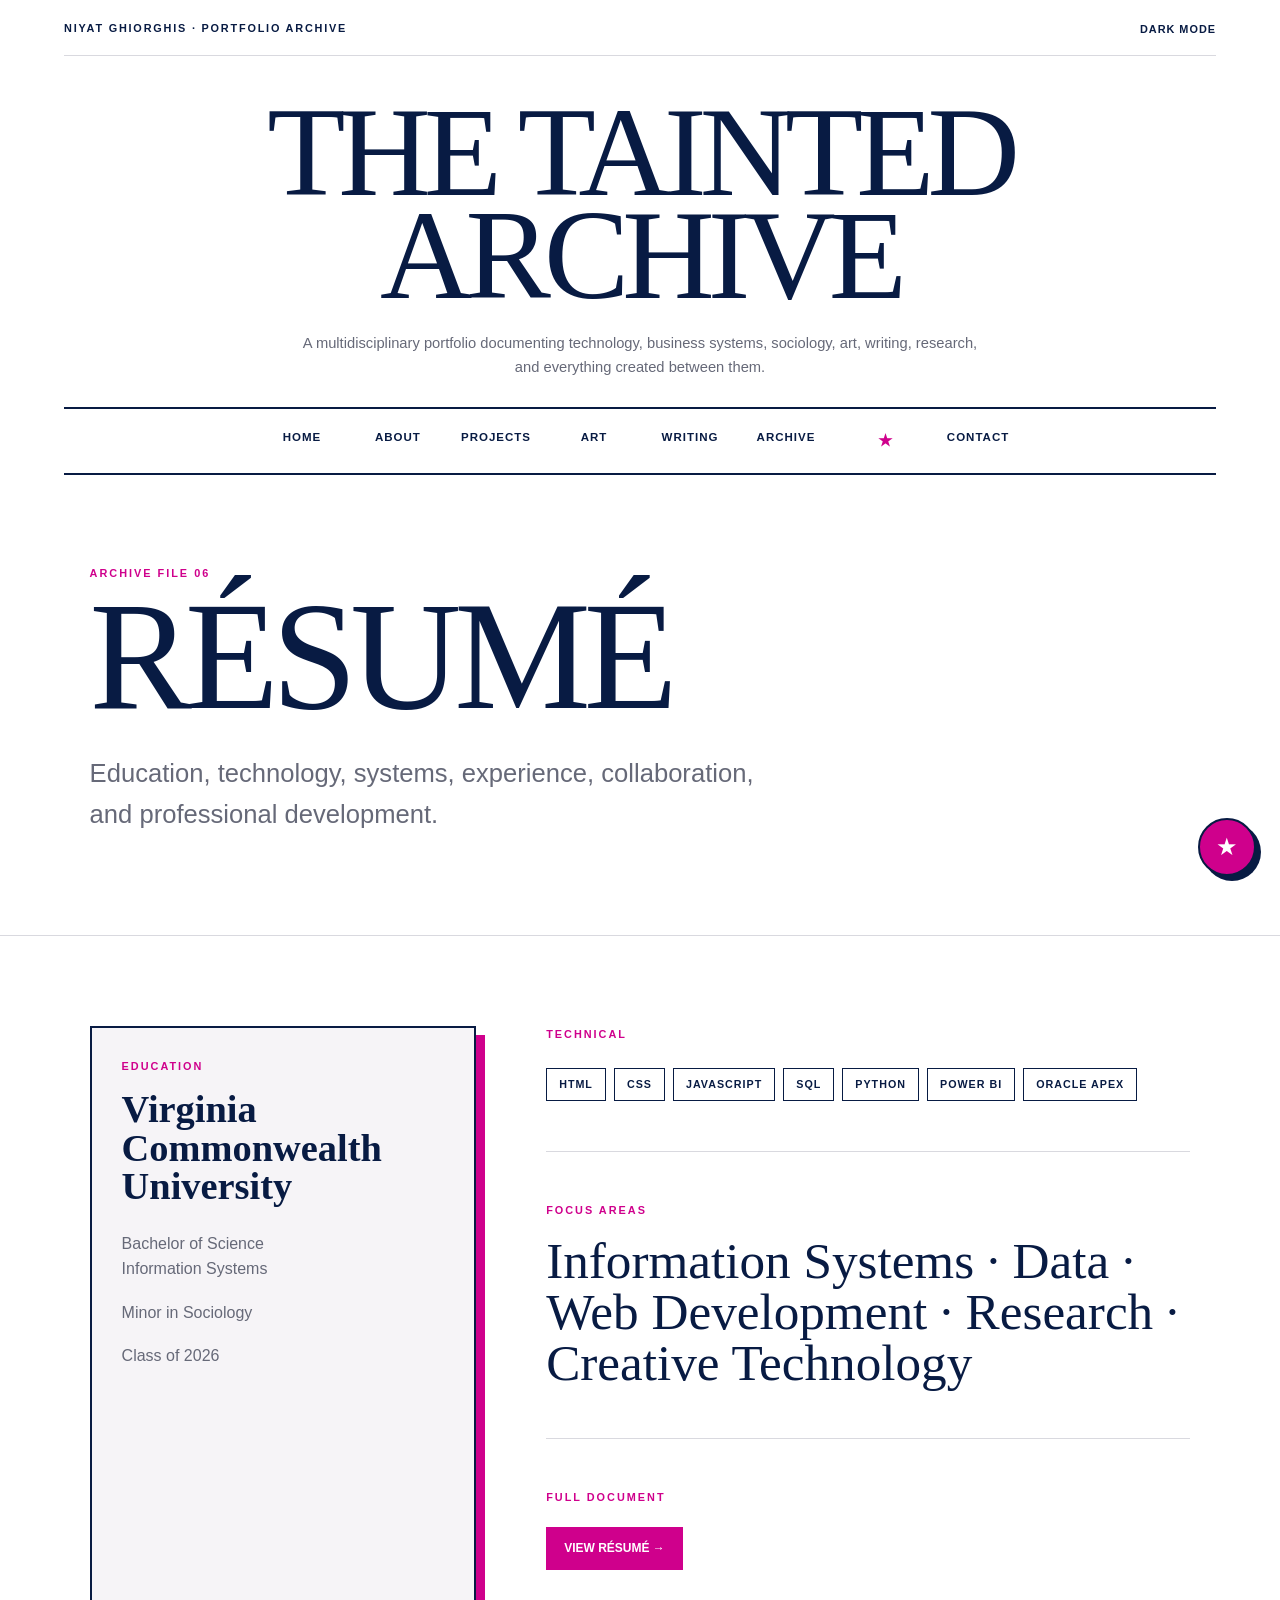
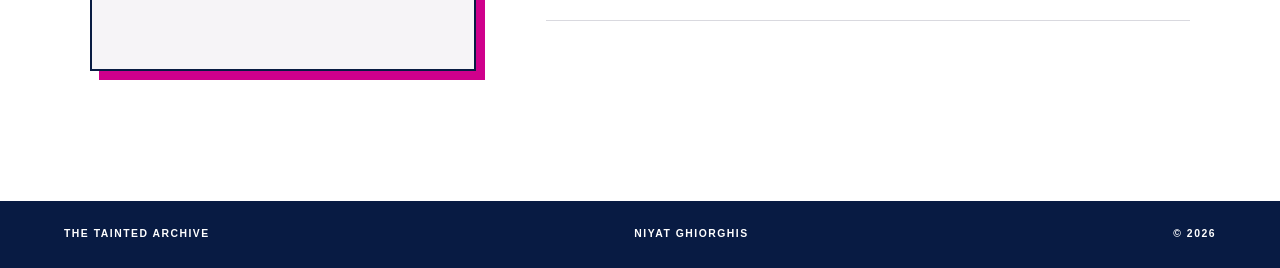
<file: resume.html>
<!DOCTYPE html>
<html lang="en" data-theme="light">

<head>
  <meta charset="UTF-8">
  <meta name="viewport" content="width=device-width, initial-scale=1.0">

  <title>The Tainted Archive | Resume</title>

  <link rel="stylesheet" href="styles.css">
</head>

<body>

<header class="site-header">

  <div class="utility-row">
    <p>NIYAT GHIORGHIS · PORTFOLIO ARCHIVE</p>
    <button class="theme-toggle" id="themeToggle">DARK MODE</button>
  </div>

  <div class="masthead">
    <h1>The Tainted Archive</h1>

    <p class="site-summary">
      A multidisciplinary portfolio documenting technology, business systems,
      sociology, art, writing, research, and everything created between them.
    </p>
  </div>

  <nav class="nav-tabs">
    <a href="index.html" class="nav-item">Home</a>
    <a href="about.html" class="nav-item">About</a>
    <a href="projects.html" class="nav-item">Projects</a>
    <a href="art.html" class="nav-item">Art</a>
    <a href="writing.html" class="nav-item">Writing</a>
    <a href="archive.html" class="nav-item">Archive</a>
    <a href="resume.html" class="nav-item active">Resume</a>
    <a href="contact.html" class="nav-item">Contact</a>
  </nav>

</header>


<main class="inner-page">

<section class="page-hero">

  <p class="section-index">ARCHIVE FILE 06</p>

  <h2>RÉSUMÉ</h2>

  <p class="page-deck">
    Education, technology, systems, experience,
    collaboration, and professional development.
  </p>

</section>


<section class="resume-layout">

  <aside class="resume-sidebar">

    <p class="eyebrow">EDUCATION</p>

    <h3>Virginia Commonwealth University</h3>

    <p>
      Bachelor of Science<br>
      Information Systems
    </p>

    <p>
      Minor in Sociology
    </p>

    <p>
      Class of 2026
    </p>

  </aside>


  <div class="resume-main">

    <div class="resume-category">

      <p class="eyebrow">TECHNICAL</p>

      <div class="skill-cloud">
        <span>HTML</span>
        <span>CSS</span>
        <span>JAVASCRIPT</span>
        <span>SQL</span>
        <span>PYTHON</span>
        <span>POWER BI</span>
        <span>ORACLE APEX</span>
      </div>

    </div>


    <div class="resume-category">

      <p class="eyebrow">FOCUS AREAS</p>

      <h3>
        Information Systems · Data · Web Development ·
        Research · Creative Technology
      </h3>

    </div>


    <div class="resume-category">

      <p class="eyebrow">FULL DOCUMENT</p>

      <a href="#" class="primary-button">
        VIEW RÉSUMÉ →
      </a>

    </div>

  </div>

</section>

</main>


<div class="chatbot">
  <button class="chatbot-launch" id="chatbotButton">★</button>

  <div class="chatbot-window" id="chatbotWindow">

    <div class="chatbot-header">
      <div>
        <small>TAINTED ARCHIVE</small>
        <h3>Archive Assistant</h3>
      </div>
      <button id="closeChat">×</button>
    </div>

    <div class="chatbot-messages" id="chatMessages">
      <div class="bot-message">
        Want to do a quick wellness check or leave some feedback about the site?
      </div>
    </div>

    <div class="chatbot-options" id="chatOptions">
      <button data-chat="wellness">WELLNESS CHECK</button>
      <button data-chat="suggestion">WEBSITE SUGGESTION</button>
    </div>

  </div>
</div>


<footer class="site-footer">
  <span>THE TAINTED ARCHIVE</span>
  <span>NIYAT GHIORGHIS</span>
  <span>© 2026</span>
</footer>

<script src="script.js"></script>

</body>
</html>
</file>
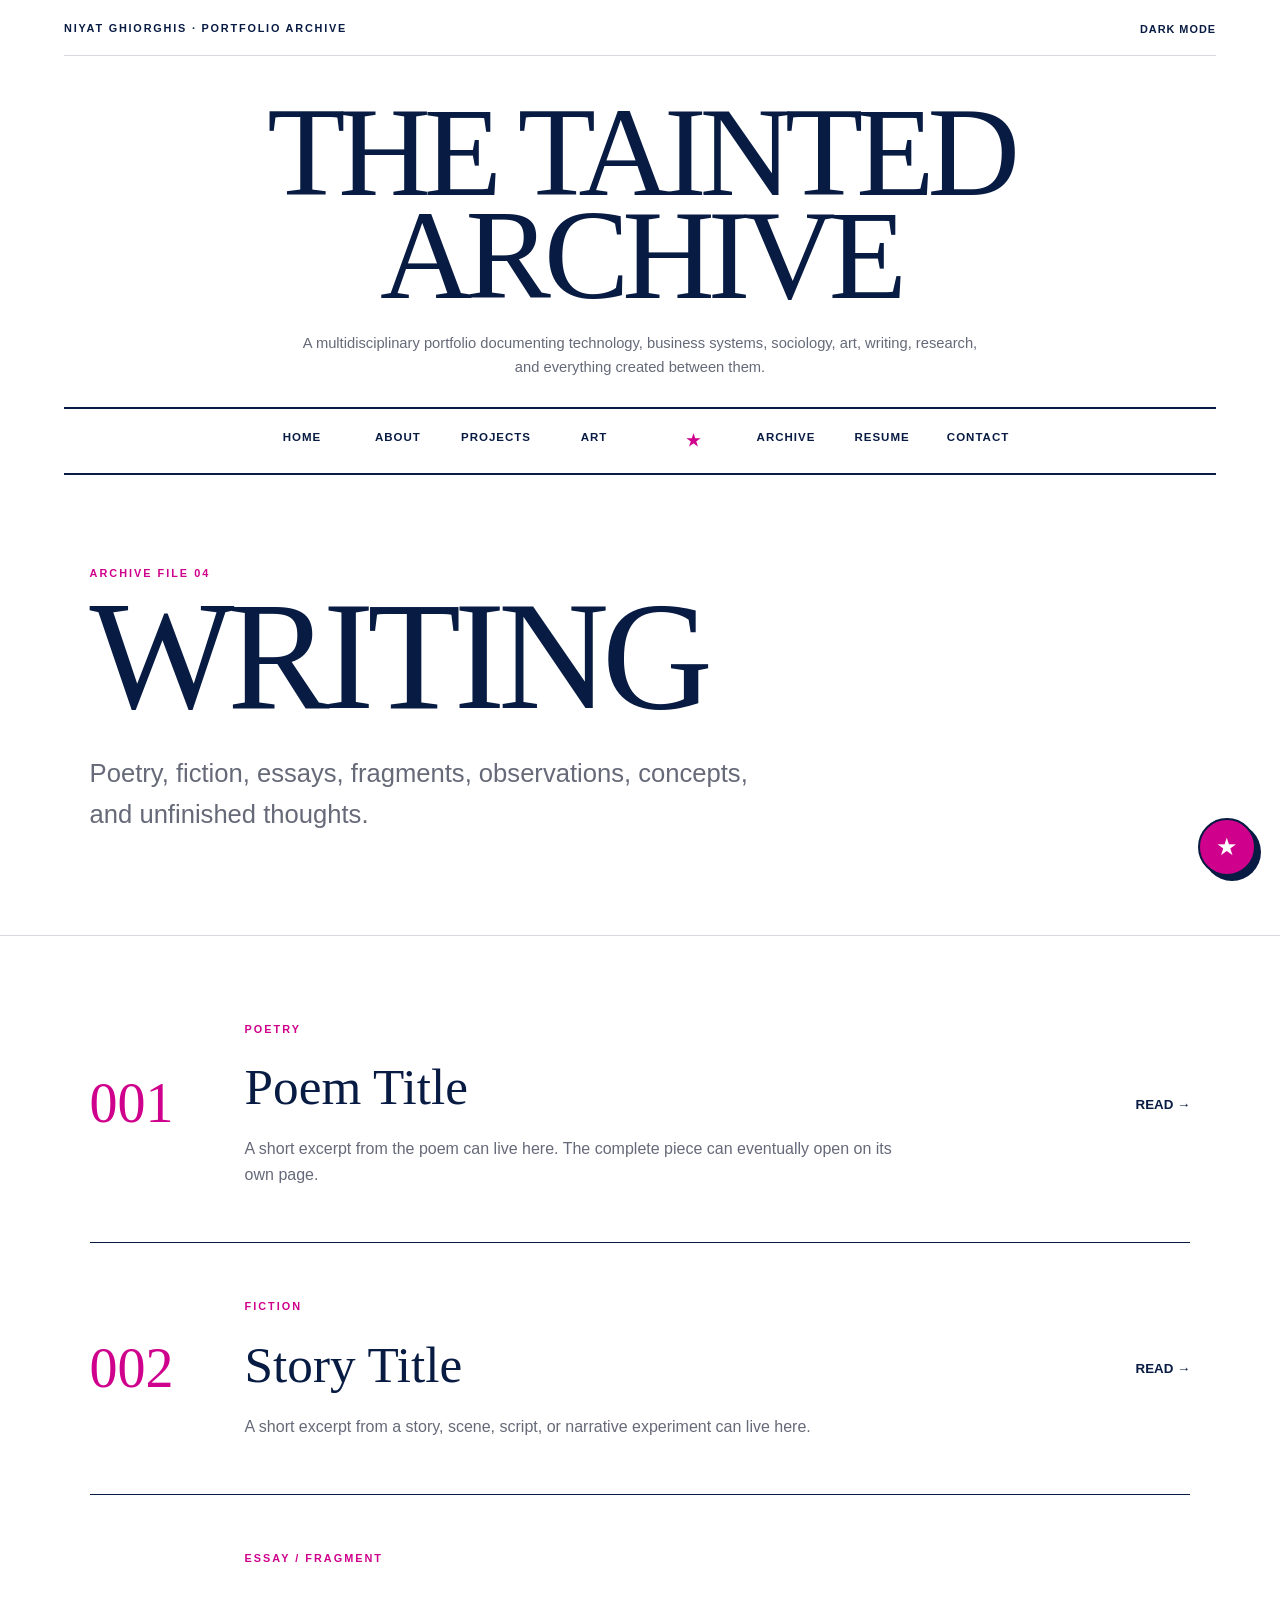
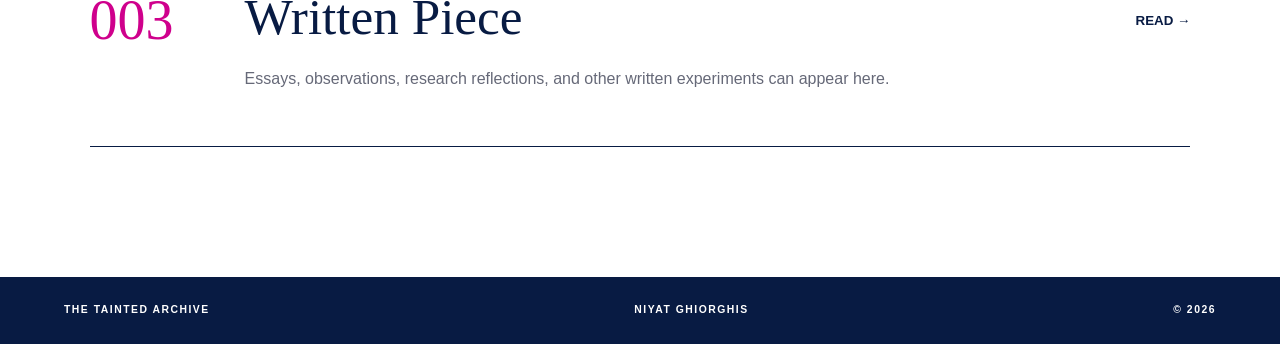
<file: writing.html>
<!DOCTYPE html>
<html lang="en" data-theme="light">

<head>
  <meta charset="UTF-8">
  <meta name="viewport" content="width=device-width, initial-scale=1.0">

  <title>The Tainted Archive | Writing</title>

  <link rel="stylesheet" href="styles.css">
</head>

<body>

<header class="site-header">

  <div class="utility-row">
    <p>NIYAT GHIORGHIS · PORTFOLIO ARCHIVE</p>
    <button class="theme-toggle" id="themeToggle">DARK MODE</button>
  </div>

  <div class="masthead">
    <h1>The Tainted Archive</h1>

    <p class="site-summary">
      A multidisciplinary portfolio documenting technology, business systems,
      sociology, art, writing, research, and everything created between them.
    </p>
  </div>

  <nav class="nav-tabs">
    <a href="index.html" class="nav-item">Home</a>
    <a href="about.html" class="nav-item">About</a>
    <a href="projects.html" class="nav-item">Projects</a>
    <a href="art.html" class="nav-item">Art</a>
    <a href="writing.html" class="nav-item active">Writing</a>
    <a href="archive.html" class="nav-item">Archive</a>
    <a href="resume.html" class="nav-item">Resume</a>
    <a href="contact.html" class="nav-item">Contact</a>
  </nav>

</header>


<main class="inner-page">

<section class="page-hero">

  <p class="section-index">ARCHIVE FILE 04</p>

  <h2>WRITING</h2>

  <p class="page-deck">
    Poetry, fiction, essays, fragments,
    observations, concepts, and unfinished thoughts.
  </p>

</section>


<section class="writing-section">

  <article class="writing-entry">

    <div class="writing-number">
      001
    </div>

    <div>
      <p class="eyebrow">POETRY</p>
      <h3>Poem Title</h3>
      <p class="writing-preview">
        A short excerpt from the poem can live here. The complete
        piece can eventually open on its own page.
      </p>
    </div>

    <button class="read-button">
      READ →
    </button>

  </article>


  <article class="writing-entry">

    <div class="writing-number">
      002
    </div>

    <div>
      <p class="eyebrow">FICTION</p>
      <h3>Story Title</h3>
      <p class="writing-preview">
        A short excerpt from a story, scene, script,
        or narrative experiment can live here.
      </p>
    </div>

    <button class="read-button">
      READ →
    </button>

  </article>


  <article class="writing-entry">

    <div class="writing-number">
      003
    </div>

    <div>
      <p class="eyebrow">ESSAY / FRAGMENT</p>
      <h3>Written Piece</h3>
      <p class="writing-preview">
        Essays, observations, research reflections,
        and other written experiments can appear here.
      </p>
    </div>

    <button class="read-button">
      READ →
    </button>

  </article>

</section>

</main>


<div class="chatbot">
  <button class="chatbot-launch" id="chatbotButton">★</button>

  <div class="chatbot-window" id="chatbotWindow">

    <div class="chatbot-header">
      <div>
        <small>TAINTED ARCHIVE</small>
        <h3>Archive Assistant</h3>
      </div>
      <button id="closeChat">×</button>
    </div>

    <div class="chatbot-messages" id="chatMessages">
      <div class="bot-message">
        Want to do a quick wellness check or leave some feedback about the site?
      </div>
    </div>

    <div class="chatbot-options" id="chatOptions">
      <button data-chat="wellness">WELLNESS CHECK</button>
      <button data-chat="suggestion">WEBSITE SUGGESTION</button>
    </div>

  </div>
</div>


<footer class="site-footer">
  <span>THE TAINTED ARCHIVE</span>
  <span>NIYAT GHIORGHIS</span>
  <span>© 2026</span>
</footer>

<script src="script.js"></script>

</body>
</html>
</file>
<file: styles.css>
/* ========================================
   THE TAINTED ARCHIVE
   MAIN STYLE SYSTEM
======================================== */

:root {
  --background: #ffffff;
  --surface: #f6f4f7;
  --text: #081b43;
  --muted: #666978;

  --navy: #081b43;
  --magenta: #cf008c;
  --white: #ffffff;

  --line: #081b43;
  --soft-line: #d9d9df;
}


/* DARK MODE */

[data-theme="dark"] {
  --background: #080b15;
  --surface: #111625;
  --text: #f7f7fa;
  --muted: #b8bbc7;

  --line: #f7f7fa;
  --soft-line: #34394b;
}


/* RESET */

* {
  margin: 0;
  padding: 0;
  box-sizing: border-box;
}


html {
  scroll-behavior: smooth;
}


body {
  min-height: 100vh;

  background-color: var(--background);
  color: var(--text);

  font-family:
    Arial,
    Helvetica,
    sans-serif;

  line-height: 1.6;

  transition:
    background-color 0.25s ease,
    color 0.25s ease;
}


a {
  color: inherit;
}


/* ========================================
   HEADER
======================================== */

.site-header {
  padding:
    20px 5%
    0;

  background-color: var(--background);
}


.utility-row {
  display: flex;
  justify-content: space-between;
  align-items: center;

  padding-bottom: 18px;

  border-bottom:
    1px solid var(--soft-line);

  font-size: 0.68rem;
  font-weight: 800;

  letter-spacing: 1.8px;
}


.theme-toggle {
  border: none;
  background: none;

  color: var(--text);

  font-size: 0.68rem;
  font-weight: 900;

  letter-spacing: 1px;

  cursor: pointer;
}


.theme-toggle:hover {
  color: var(--magenta);
}


/* MASTHEAD */

.masthead {
  text-align: center;

  padding:
    45px 0
    28px;
}


.masthead h1 {
  font-family:
    Georgia,
    "Times New Roman",
    serif;

  font-size:
    clamp(3.8rem, 10vw, 9.5rem);

  font-weight: 500;

  line-height: 0.8;

  letter-spacing: -7px;

  text-transform: uppercase;
}


.site-summary {
  width:
    min(680px, 92%);

  margin:
    26px auto 0;

  color: var(--muted);

  font-size: 0.92rem;
}


/* ========================================
   NAVIGATION
======================================== */

.nav-tabs {
  display: flex;
  justify-content: center;
  flex-wrap: wrap;

  gap: 4px;

  padding:
    12px 0;

  border-top:
    2px solid var(--line);

  border-bottom:
    2px solid var(--line);
}


.nav-item {
  position: relative;

  min-width: 92px;

  padding:
    7px 13px;

  text-align: center;

  color: var(--text);

  text-decoration: none;

  font-size: 0.72rem;
  font-weight: 900;

  letter-spacing: 1px;

  text-transform: uppercase;

  transition:
    color 0.15s ease,
    transform 0.15s ease;
}


.nav-item:hover {
  color: var(--magenta);

  transform:
    translateY(-2px);
}


/* ACTIVE PAGE BECOMES STAR */

.nav-item.active {
  font-size: 0;
}


.nav-item.active::after {
  content: "★";

  color: var(--magenta);

  font-size: 1rem;
}


/* ========================================
   HOME FEATURE
======================================== */

.home-feature {
  width: min(1120px, 90%);

  margin:
    55px auto 90px;
}


.feature-label {
  display: flex;
  justify-content: space-between;

  margin-bottom: 10px;

  font-size: 0.65rem;
  font-weight: 900;

  letter-spacing: 2px;
}


.slideshow {
  position: relative;

  height:
    min(62vw, 600px);

  min-height: 380px;

  border:
    3px solid var(--navy);

  overflow: hidden;

  box-shadow:
    14px 14px 0
    var(--magenta);
}


.slide {
  position: absolute;
  inset: 0;

  display: flex;
  align-items: center;
  justify-content: center;

  opacity: 0;

  background:
    radial-gradient(
      circle at 1px 1px,
      rgba(8, 27, 67, 0.12)
      1px,
      transparent 0
    );

  background-size:
    18px 18px;

  background-color:
    var(--surface);

  color: var(--muted);

  font-size: 1rem;
  font-weight: 900;

  letter-spacing: 2px;

  transition:
    opacity 0.8s ease;
}


.slide.active {
  opacity: 1;
}


.slide-number {
  position: absolute;

  top: 20px;
  left: 22px;

  color: var(--magenta);

  font-family:
    Georgia,
    serif;

  font-size: 3rem;
}


.slide-dots {
  display: flex;
  justify-content: center;

  gap: 8px;

  margin-top: 28px;
}


.slide-dot {
  width: 8px;
  height: 8px;

  border:
    1px solid var(--navy);

  border-radius: 50%;

  background: transparent;

  cursor: pointer;
}


.slide-dot.active {
  background:
    var(--magenta);

  border-color:
    var(--magenta);
}


/* ========================================
   COMMON TEXT
======================================== */

.section-index,
.eyebrow {
  color: var(--magenta);

  font-size: 0.68rem;
  font-weight: 900;

  letter-spacing: 2px;

  text-transform: uppercase;
}


.text-link {
  display: inline-block;

  margin-top: 26px;

  color: var(--text);

  text-decoration: none;

  border-bottom:
    2px solid var(--magenta);

  font-size: 0.75rem;
  font-weight: 900;

  letter-spacing: 1px;
}


.text-link:hover {
  color: var(--magenta);
}


/* ========================================
   HOME INTRO
======================================== */

.editorial-intro {
  padding:
    85px 7%;

  border-top:
    1px solid var(--soft-line);
}


.editorial-intro-grid {
  display: grid;

  grid-template-columns:
    1.25fr 0.75fr;

  gap: 70px;

  align-items: end;

  margin-top: 25px;
}


.editorial-intro h2 {
  font-family:
    Georgia,
    serif;

  font-size:
    clamp(3rem, 8vw, 7rem);

  font-weight: 400;

  line-height: 0.86;

  letter-spacing: -5px;
}


.editorial-intro-grid p {
  color: var(--muted);

  font-size: 1.05rem;
}


/* ========================================
   HOME ARCHIVE PREVIEW
======================================== */

.archive-preview {
  display: grid;

  grid-template-columns:
    repeat(3, 1fr);

  gap: 25px;

  padding:
    40px 7%
    120px;
}


.archive-preview-card {
  min-height: 350px;

  padding: 25px;

  border:
    2px solid var(--line);

  background:
    var(--surface);

  text-decoration: none;

  transition:
    transform 0.2s ease,
    box-shadow 0.2s ease;
}


.archive-preview-card:hover {
  transform:
    translate(-5px, -5px);

  box-shadow:
    10px 10px 0
    var(--magenta);
}


.archive-preview-card span {
  color: var(--magenta);

  font-family:
    Georgia,
    serif;

  font-size: 3rem;
}


.archive-preview-card p {
  margin-top: 65px;

  font-size: 0.65rem;
  font-weight: 900;

  letter-spacing: 2px;
}


.archive-preview-card h3 {
  font-family:
    Georgia,
    serif;

  font-size: 3rem;

  line-height: 1;

  margin:
    8px 0;
}


.archive-preview-card small {
  color: var(--muted);
}


.offset-card {
  transform:
    translateY(50px);
}


.offset-card:hover {
  transform:
    translate(-5px, 45px);
}


/* ========================================
   INNER PAGE HERO
======================================== */

.inner-page {
  min-height: 70vh;
}


.page-hero {
  padding:
    90px 7%
    100px;

  border-bottom:
    1px solid var(--soft-line);
}


.page-hero h2 {
  margin-top: 15px;

  font-family:
    Georgia,
    serif;

  font-size:
    clamp(4rem, 12vw, 10rem);

  font-weight: 400;

  line-height: 0.78;

  letter-spacing: -7px;
}


.page-deck {
  width:
    min(700px, 100%);

  margin-top: 36px;

  color: var(--muted);

  font-size:
    clamp(1.15rem, 2vw, 1.6rem);
}


/* ========================================
   ABOUT
======================================== */

.profile-layout {
  display: grid;

  grid-template-columns:
    0.85fr 1.15fr;

  gap: 70px;

  align-items: center;

  padding:
    100px 7%;
}


.portrait-placeholder {
  min-height: 550px;

  display: grid;
  place-items: center;

  border:
    2px solid var(--line);

  background:
    var(--surface);

  box-shadow:
    12px 12px 0
    var(--magenta);

  color:
    var(--muted);

  font-weight: 900;
}


.profile-copy h3 {
  margin:
    18px 0 25px;

  font-family:
    Georgia,
    serif;

  font-size:
    clamp(2.5rem, 5vw, 5rem);

  font-weight: 400;

  line-height: 0.95;
}


.profile-copy p:not(.eyebrow) {
  margin-bottom: 20px;

  color: var(--muted);
}


.discipline-section {
  padding:
    90px 7%;

  border-top:
    2px solid var(--line);
}


.discipline-grid {
  display: grid;

  grid-template-columns:
    repeat(3, 1fr);

  gap: 25px;

  margin-top: 35px;
}


.discipline-grid article {
  min-height: 280px;

  padding: 25px;

  border:
    1px solid var(--soft-line);
}


.discipline-grid span {
  color:
    var(--magenta);

  font-family:
    Georgia,
    serif;

  font-size: 3rem;
}


.discipline-grid h3 {
  margin:
    35px 0 12px;

  font-family:
    Georgia,
    serif;

  font-size: 2rem;
}


.discipline-grid p {
  color:
    var(--muted);
}


.education-strip {
  padding:
    70px 7%;

  background:
    var(--navy);

  color:
    white;
}


.education-strip p {
  color:
    var(--magenta);

  font-size: 0.68rem;

  letter-spacing: 2px;
}


.education-strip h3 {
  margin:
    15px 0 8px;

  font-family:
    Georgia,
    serif;

  font-size:
    clamp(2.4rem, 5vw, 4.5rem);
}


/* ========================================
   PROJECTS
======================================== */

.project-list {
  padding:
    50px 7%
    120px;
}


.editorial-project {
  position: relative;

  display: grid;

  grid-template-columns:
    1.1fr 0.9fr;

  gap: 55px;

  align-items: center;

  padding:
    80px 0;

  border-bottom:
    2px solid var(--line);
}


.project-counter {
  position: absolute;

  right: 0;
  top: 25px;

  color:
    var(--magenta);

  font-family:
    Georgia,
    serif;

  font-size:
    clamp(4rem, 8vw, 8rem);

  opacity: 0.35;
}


.project-placeholder {
  min-height: 420px;

  display: grid;
  place-items: center;

  border:
    2px solid var(--line);

  background:
    var(--surface);

  color:
    var(--muted);

  font-weight:
    900;
}


.project-description h3 {
  margin:
    15px 0 20px;

  font-family:
    Georgia,
    serif;

  font-size:
    clamp(2.5rem, 5vw, 4.7rem);

  font-weight:
    400;

  line-height:
    0.95;
}


.project-description > p:not(.eyebrow) {
  color:
    var(--muted);
}


.project-tags,
.skill-cloud {
  display: flex;

  flex-wrap: wrap;

  gap: 8px;

  margin-top: 25px;
}


.project-tags span,
.skill-cloud span {
  padding:
    7px 12px;

  border:
    1px solid var(--line);

  font-size:
    0.67rem;

  font-weight:
    900;

  letter-spacing:
    1px;
}


/* ========================================
   ART
======================================== */

.art-section {
  padding:
    70px 7%
    130px;
}


.filter-bar {
  display: flex;

  flex-wrap: wrap;

  gap: 8px;

  margin-bottom:
    50px;
}


.filter-button {
  padding:
    9px 15px;

  border:
    1px solid var(--line);

  background:
    transparent;

  color:
    var(--text);

  font-size:
    0.68rem;

  font-weight:
    900;

  cursor:
    pointer;
}


.filter-button:hover,
.active-filter {
  background:
    var(--magenta);

  border-color:
    var(--magenta);

  color:
    white;
}


.fashion-gallery {
  display: grid;

  grid-template-columns:
    repeat(3, 1fr);

  grid-auto-rows:
    250px;

  gap: 20px;
}


.art-piece {
  position: relative;

  padding: 12px;

  border:
    2px solid var(--line);

  background:
    var(--surface);

  transition:
    transform 0.2s ease;
}


.art-piece:hover {
  transform:
    translateY(-7px);
}


.art-piece div {
  height:
    calc(100% - 40px);

  display:
    grid;

  place-items:
    center;

  color:
    var(--muted);

  font-weight:
    900;
}


.art-piece span {
  position:
    absolute;

  top: 10px;
  right: 12px;

  color:
    var(--magenta);

  font-family:
    Georgia,
    serif;

  font-size:
    1.7rem;
}


.art-piece p {
  font-size:
    0.72rem;

  font-weight:
    900;

  text-transform:
    uppercase;
}


.tall-piece {
  grid-row:
    span 2;
}


.wide-piece {
  grid-column:
    span 2;
}


/* ========================================
   WRITING
======================================== */

.writing-section {
  padding:
    30px 7%
    130px;
}


.writing-entry {
  display: grid;

  grid-template-columns:
    120px 1fr auto;

  gap: 35px;

  align-items: center;

  padding:
    55px 0;

  border-bottom:
    1px solid var(--line);
}


.writing-number {
  color:
    var(--magenta);

  font-family:
    Georgia,
    serif;

  font-size:
    3.5rem;
}


.writing-entry h3 {
  margin:
    8px 0;

  font-family:
    Georgia,
    serif;

  font-size:
    clamp(2rem, 4vw, 3.5rem);

  font-weight:
    400;
}


.writing-preview {
  color:
    var(--muted);

  max-width:
    650px;
}


.read-button {
  border:
    none;

  background:
    transparent;

  color:
    var(--text);

  font-weight:
    900;

  cursor:
    pointer;
}


.read-button:hover {
  color:
    var(--magenta);
}


/* ========================================
   ARCHIVE
======================================== */

.archive-grid {
  display: grid;

  grid-template-columns:
    repeat(3, 1fr);

  gap:
    28px;

  padding:
    70px 7%
    150px;
}


.archive-folder {
  min-height:
    330px;

  padding:
    25px;

  border:
    2px solid var(--line);

  background:
    var(--surface);

  transition:
    transform 0.2s ease,
    box-shadow 0.2s ease;
}


.archive-folder:hover {
  transform:
    translate(-5px, -5px);

  box-shadow:
    10px 10px 0
    var(--magenta);
}


.raised-folder {
  transform:
    translateY(45px);
}


.raised-folder:hover {
  transform:
    translate(-5px, 40px);
}


.archive-folder span {
  color:
    var(--magenta);

  font-family:
    Georgia,
    serif;

  font-size:
    3rem;
}


.archive-folder > p {
  margin-top:
    80px;

  font-size:
    0.65rem;

  letter-spacing:
    2px;
}


.archive-folder h3 {
  margin:
    8px 0;

  font-family:
    Georgia,
    serif;

  font-size:
    2.5rem;
}


.archive-folder small {
  color:
    var(--muted);
}


/* ========================================
   RESUME
======================================== */

.resume-layout {
  display:
    grid;

  grid-template-columns:
    0.75fr 1.25fr;

  gap:
    70px;

  padding:
    90px 7%
    130px;
}


.resume-sidebar {
  padding:
    30px;

  border:
    2px solid var(--line);

  background:
    var(--surface);

  box-shadow:
    9px 9px 0
    var(--magenta);
}


.resume-sidebar h3 {
  margin:
    15px 0 25px;

  font-family:
    Georgia,
    serif;

  font-size:
    2.4rem;

  line-height:
    1;
}


.resume-sidebar p:not(.eyebrow) {
  margin-bottom:
    18px;

  color:
    var(--muted);
}


.resume-category {
  padding:
    0 0 50px;

  margin-bottom:
    50px;

  border-bottom:
    1px solid var(--soft-line);
}


.resume-category h3 {
  margin-top:
    15px;

  font-family:
    Georgia,
    serif;

  font-size:
    clamp(2rem, 4vw, 3.5rem);

  font-weight:
    400;

  line-height:
    1;
}


.primary-button {
  display:
    inline-block;

  margin-top:
    20px;

  padding:
    12px 18px;

  background:
    var(--magenta);

  color:
    white;

  text-decoration:
    none;

  font-size:
    0.75rem;

  font-weight:
    900;
}


/* ========================================
   CONTACT
======================================== */

.contact-editorial {
  padding:
    40px 7%
    130px;
}


.contact-row {
  display:
    grid;

  grid-template-columns:
    80px 130px 1fr auto;

  gap:
    25px;

  align-items:
    center;

  padding:
    35px 0;

  border-bottom:
    2px solid var(--line);

  color:
    var(--text);

  text-decoration:
    none;
}


.contact-row span {
  color:
    var(--magenta);

  font-family:
    Georgia,
    serif;

  font-size:
    2rem;
}


.contact-row p {
  font-size:
    0.67rem;

  font-weight:
    900;

  letter-spacing:
    1.5px;
}


.contact-row h3 {
  font-family:
    Georgia,
    serif;

  font-size:
    clamp(1.4rem, 3vw, 2.7rem);

  font-weight:
    400;
}


.contact-row:hover h3,
.contact-row:hover strong {
  color:
    var(--magenta);
}


/* ========================================
   CHATBOT
======================================== */

.chatbot {
  position:
    fixed;

  right:
    24px;

  bottom:
    24px;

  z-index:
    1000;
}


.chatbot-launch {
  width:
    58px;

  height:
    58px;

  border:
    2px solid var(--navy);

  border-radius:
    50%;

  background:
    var(--magenta);

  color:
    white;

  font-size:
    1.5rem;

  cursor:
    pointer;

  box-shadow:
    5px 5px 0
    var(--navy);
}


.chatbot-window {
  display:
    none;

  width:
    min(360px, calc(100vw - 40px));

  margin-bottom:
    15px;

  border:
    2px solid var(--navy);

  background:
    var(--background);

  box-shadow:
    9px 9px 0
    var(--magenta);
}


.chatbot-window.open {
  display:
    block;
}


.chatbot-header {
  display:
    flex;

  justify-content:
    space-between;

  align-items:
    center;

  padding:
    15px;

  background:
    var(--navy);

  color:
    white;
}


.chatbot-header small {
  color:
    #f38acb;

  font-size:
    0.58rem;

  letter-spacing:
    1.5px;
}


.chatbot-header h3 {
  font-family:
    Georgia,
    serif;

  font-weight:
    400;
}


.chatbot-header button {
  border:
    none;

  background:
    transparent;

  color:
    white;

  font-size:
    1.5rem;

  cursor:
    pointer;
}


.chatbot-messages {
  max-height:
    280px;

  overflow-y:
    auto;

  padding:
    16px;
}


.bot-message,
.user-message {
  margin-bottom:
    12px;

  padding:
    11px;

  font-size:
    0.82rem;
}


.bot-message {
  background:
    var(--surface);

  border-left:
    3px solid var(--magenta);
}


.user-message {
  margin-left:
    35px;

  background:
    var(--navy);

  color:
    white;
}


.chatbot-options {
  display:
    grid;

  gap:
    8px;

  padding:
    0 16px 16px;
}


.chatbot-options button,
.wellness-choice {
  padding:
    10px;

  border:
    1px solid var(--line);

  background:
    transparent;

  color:
    var(--text);

  font-size:
    0.68rem;

  font-weight:
    900;

  cursor:
    pointer;
}


.chatbot-options button:hover,
.wellness-choice:hover {
  background:
    var(--magenta);

  border-color:
    var(--magenta);

  color:
    white;
}


.suggestion-box {
  width:
    100%;

  min-height:
    80px;

  margin-top:
    10px;

  padding:
    10px;

  resize:
    vertical;

  border:
    1px solid var(--line);

  background:
    var(--background);

  color:
    var(--text);

  font-family:
    inherit;
}


/* ========================================
   FOOTER
======================================== */

.site-footer {
  display:
    flex;

  justify-content:
    space-between;

  gap:
    20px;

  padding:
    25px 5%;

  background:
    var(--navy);

  color:
    white;

  font-size:
    0.65rem;

  font-weight:
    900;

  letter-spacing:
    1.5px;
}


/* ========================================
   RESPONSIVE DESIGN
======================================== */

@media (max-width: 900px) {

  .masthead h1 {
    letter-spacing:
      -4px;
  }


  .editorial-intro-grid,
  .profile-layout,
  .editorial-project,
  .resume-layout {
    grid-template-columns:
      1fr;
  }


  .archive-preview,
  .discipline-grid,
  .archive-grid {
    grid-template-columns:
      1fr;
  }


  .offset-card,
  .raised-folder {
    transform:
      none;
  }


  .offset-card:hover,
  .raised-folder:hover {
    transform:
      translate(-5px, -5px);
  }


  .fashion-gallery {
    grid-template-columns:
      repeat(2, 1fr);
  }


  .wide-piece {
    grid-column:
      span 2;
  }


  .writing-entry {
    grid-template-columns:
      80px 1fr;
  }


  .writing-entry .read-button {
    grid-column:
      2;
  }


  .contact-row {
    grid-template-columns:
      60px 1fr;
  }


  .contact-row p {
    display:
      none;
  }


  .contact-row strong {
    display:
      none;
  }

}


@media (max-width: 600px) {

  .utility-row {
    align-items:
      flex-start;

    gap:
      20px;
  }


  .masthead {
    padding-top:
      32px;
  }


  .masthead h1 {
    font-size:
      3.8rem;

    letter-spacing:
      -3px;
  }


  .nav-tabs {
    gap:
      0;
  }


  .nav-item {
    min-width:
      76px;
  }


  .slideshow {
    height:
      380px;

    min-height:
      0;
  }


  .fashion-gallery {
    grid-template-columns:
      1fr;

    grid-auto-rows:
      320px;
  }


  .wide-piece,
  .tall-piece {
    grid-column:
      span 1;

    grid-row:
      span 1;
  }


  .writing-entry {
    grid-template-columns:
      1fr;
  }


  .writing-entry .read-button {
    grid-column:
      1;
  }


  .site-footer {
    flex-direction:
      column;

    text-align:
      center;
  }

}
</file>
